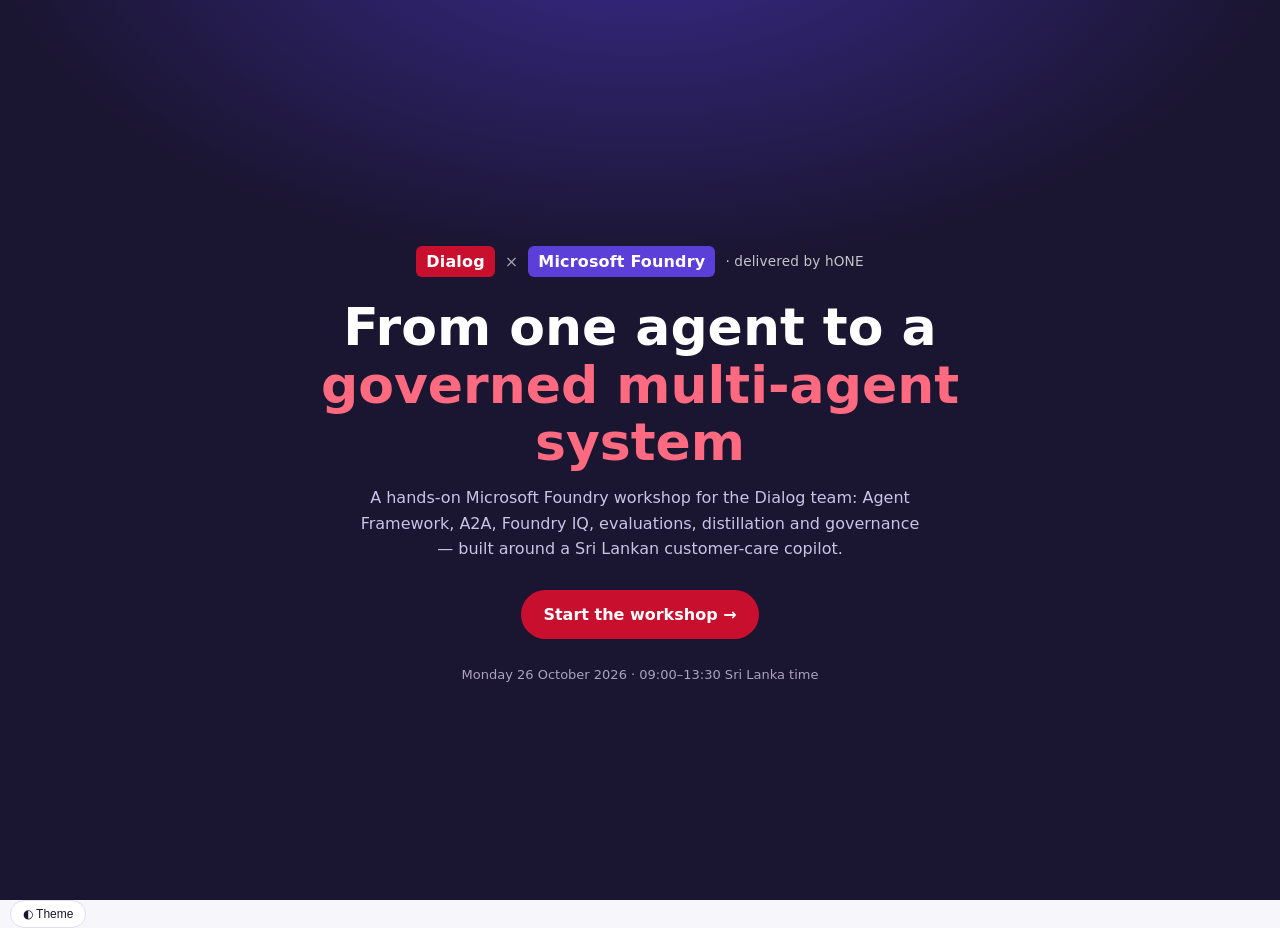
<file: docs/index.html>
<!doctype html>
<html lang="en"><head><meta charset="utf-8"><meta name="viewport" content="width=device-width,initial-scale=1">
<title>Foundry Agents Workshop</title><link rel="stylesheet" href="assets/site.css"></head>
<body><section class="hero"><span class="brand"><span class="d">Dialog</span><span class="x">×</span><span class="f">Microsoft Foundry</span><span class="by">· delivered by hONE</span></span>
<h1>From one agent to a <span class="accent">governed multi-agent system</span></h1>
<p class="sub">A hands-on Microsoft Foundry workshop for the Dialog team: Agent Framework, A2A, Foundry IQ,
evaluations, distillation and governance — built around a Sri Lankan customer-care copilot.</p>
<a class="cta" href="home.html">Start the workshop →</a>
<div class="meta">Monday 26 October 2026 · 09:00–13:30 Sri Lanka time</div></section>
<script src="assets/site.js"></script></body></html>
</file>
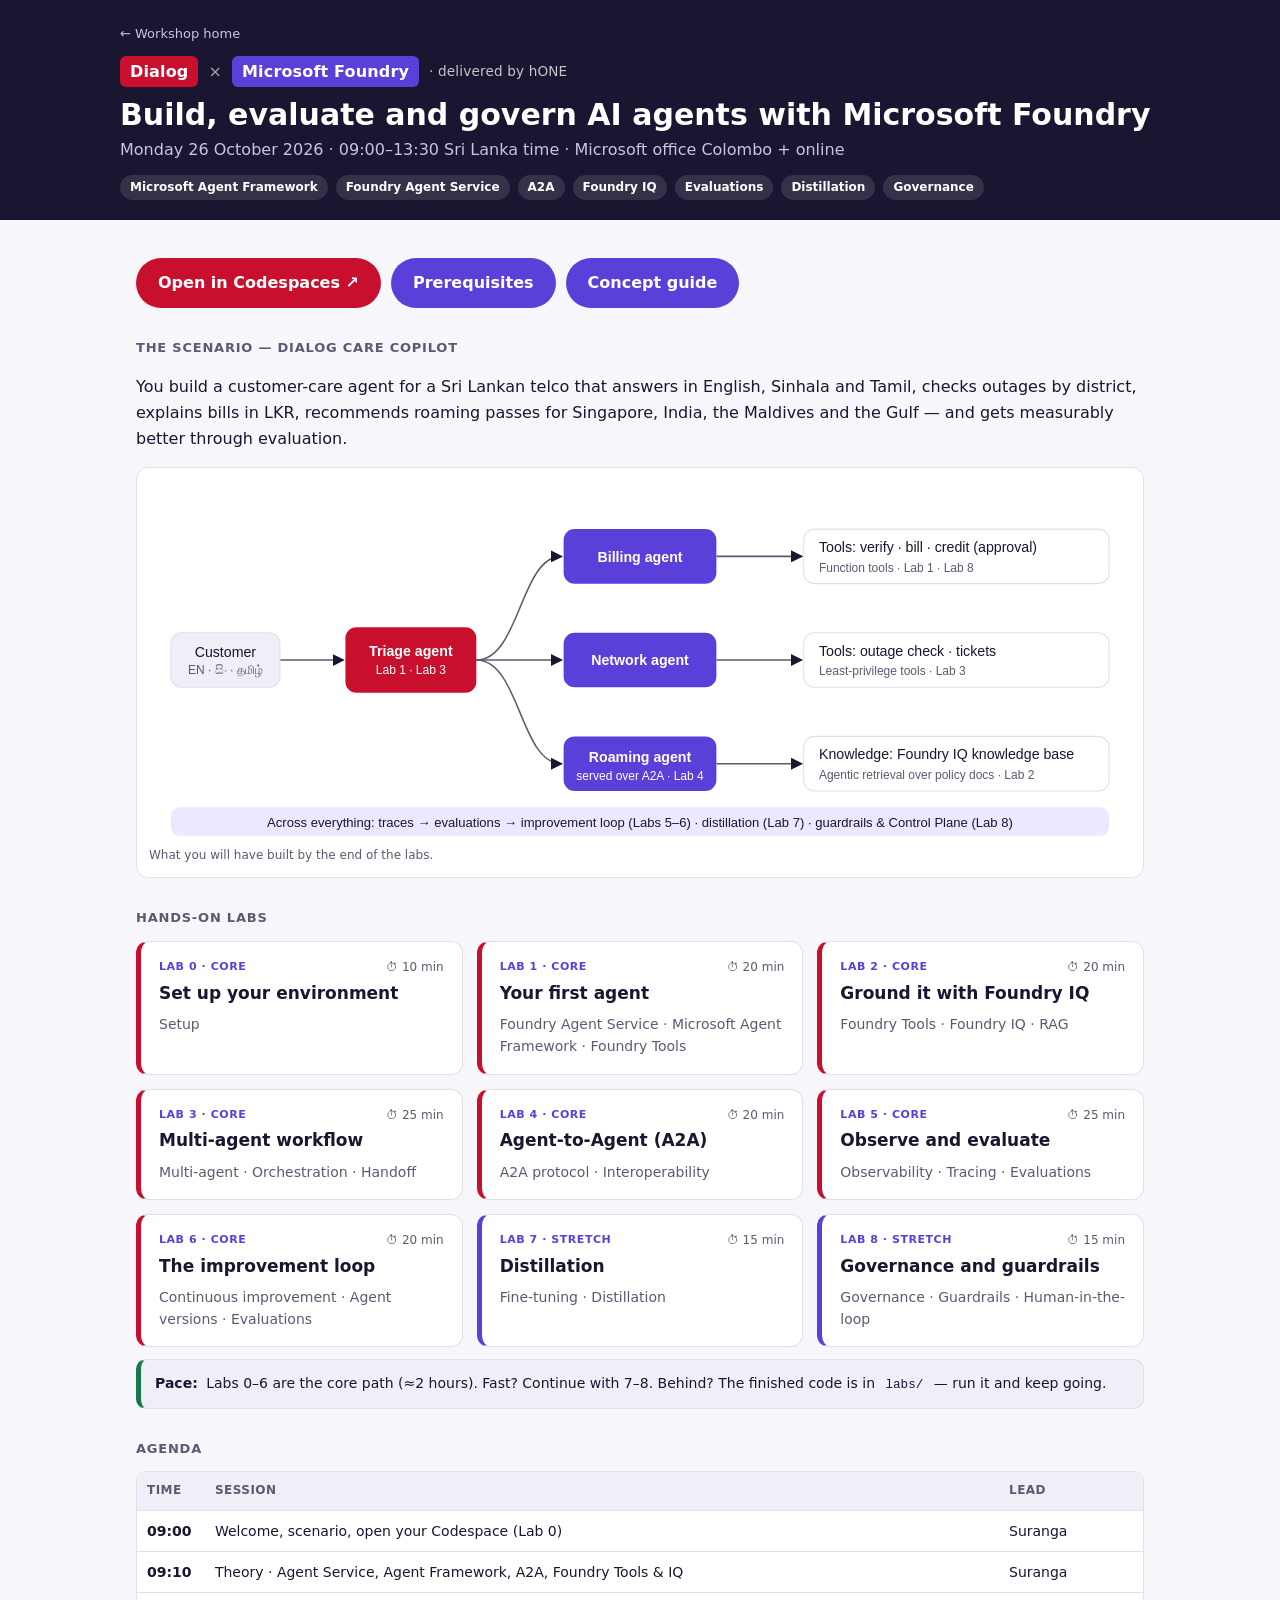
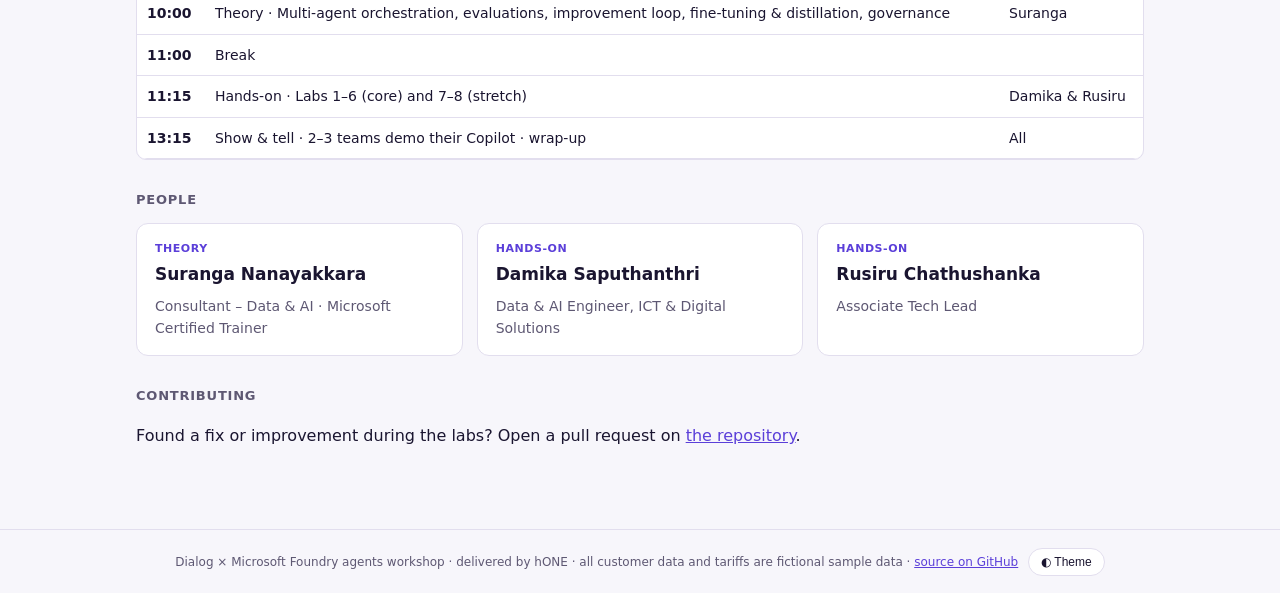
<file: docs/home.html>
<!doctype html>
<html lang="en"><head><meta charset="utf-8"><meta name="viewport" content="width=device-width,initial-scale=1">
<title>Dialog × Microsoft Foundry Agents Workshop</title><link rel="stylesheet" href="assets/site.css"></head>
<body>
<header class="top"><div class="in"><a class="back" href="home.html">← Workshop home</a>
<div style="margin-top:10px"><span class="brand"><span class="d">Dialog</span><span class="x">×</span><span class="f">Microsoft Foundry</span><span class="by">· delivered by hONE</span></span></div>
<h1>Build, evaluate and govern AI agents with Microsoft Foundry</h1><p>Monday 26 October 2026 · 09:00–13:30 Sri Lanka time · Microsoft office Colombo + online</p><div class="chips"><span class="chip">Microsoft Agent Framework</span><span class="chip">Foundry Agent Service</span><span class="chip">A2A</span><span class="chip">Foundry IQ</span><span class="chip">Evaluations</span><span class="chip">Distillation</span><span class="chip">Governance</span></div></div></header>
<main class="wrap">
<div class="ctas"><a class="cta" href="https://codespaces.new/surangatj/foundry-agents-workshop?quickstart=1">Open in Codespaces ↗</a>
<a class="cta alt" href="pages/prerequisites.html">Prerequisites</a>
<a class="cta alt" href="pages/concepts.html">Concept guide</a></div>

<h2 class="sec">The scenario — Dialog Care Copilot</h2>
<p>You build a customer-care agent for a Sri Lankan telco that answers in English, Sinhala and Tamil, checks
outages by district, explains bills in LKR, recommends roaming passes for Singapore, India, the Maldives and the
Gulf — and gets measurably better through evaluation.</p>
<figure class="diagram"><svg viewBox="0 0 900 330" role="img" aria-label="Dialog Care Copilot architecture" xmlns="http://www.w3.org/2000/svg" font-family="Segoe UI, sans-serif" font-size="13">
<defs><marker id="a" markerWidth="8" markerHeight="8" refX="7" refY="4" orient="auto"><path d="M0,0 L8,4 L0,8 z" fill="currentColor"/></marker></defs>
<g fill="none" stroke="currentColor" stroke-width="1.4" style="color:var(--muted)">
<path d="M120 165 H178" marker-end="url(#a)"/><path d="M300 165 C340 165 340 70 378 70" marker-end="url(#a)"/>
<path d="M300 165 H378" marker-end="url(#a)"/><path d="M300 165 C340 165 340 260 378 260" marker-end="url(#a)"/>
<path d="M520 70 H598" marker-end="url(#a)"/><path d="M520 165 H598" marker-end="url(#a)"/><path d="M520 260 H598" marker-end="url(#a)"/>
</g>
<g><rect x="20" y="140" width="100" height="50" rx="10" fill="var(--panel)" stroke="var(--border)"/><text x="70" y="162" text-anchor="middle" fill="var(--ink)">Customer</text><text x="70" y="178" text-anchor="middle" fill="var(--muted)" font-size="11">EN · සිං · தமிழ்</text></g>
<g><rect x="180" y="135" width="120" height="60" rx="10" fill="var(--dialog)"/><text x="240" y="161" text-anchor="middle" fill="#fff" font-weight="600">Triage agent</text><text x="240" y="178" text-anchor="middle" fill="#fff" font-size="11">Lab 1 · Lab 3</text></g>
<g fill="var(--foundry)"><rect x="380" y="45" width="140" height="50" rx="10"/><rect x="380" y="140" width="140" height="50" rx="10"/><rect x="380" y="235" width="140" height="50" rx="10"/></g>
<g fill="#fff" text-anchor="middle" font-weight="600"><text x="450" y="75">Billing agent</text><text x="450" y="170">Network agent</text><text x="450" y="258">Roaming agent</text></g>
<text x="450" y="275" text-anchor="middle" fill="#fff" font-size="11">served over A2A · Lab 4</text>
<g fill="var(--card)" stroke="var(--border)"><rect x="600" y="45" width="280" height="50" rx="10"/><rect x="600" y="140" width="280" height="50" rx="10"/><rect x="600" y="235" width="280" height="50" rx="10"/></g>
<g fill="var(--ink)"><text x="614" y="66">Tools: verify · bill · credit (approval)</text><text x="614" y="84" fill="var(--muted)" font-size="11">Function tools · Lab 1 · Lab 8</text>
<text x="614" y="161">Tools: outage check · tickets</text><text x="614" y="179" fill="var(--muted)" font-size="11">Least-privilege tools · Lab 3</text>
<text x="614" y="256">Knowledge: Foundry IQ knowledge base</text><text x="614" y="274" fill="var(--muted)" font-size="11">Agentic retrieval over policy docs · Lab 2</text></g>
<rect x="20" y="300" width="860" height="26" rx="8" fill="var(--foundry-soft)"/>
<text x="450" y="318" text-anchor="middle" fill="var(--ink)" font-size="12">Across everything: traces → evaluations → improvement loop (Labs 5–6) · distillation (Lab 7) · guardrails & Control Plane (Lab 8)</text>
</svg><figcaption>What you will have built by the end of the labs.</figcaption></figure>

<h2 class="sec">Hands-on labs</h2>
<div class="cards"><a class="card core" href="pages/lab0.html"><span class="t">⏱ 10 min</span><div class="k">Lab 0 · core</div><h3>Set up your environment</h3><p>Setup</p></a><a class="card core" href="pages/lab1.html"><span class="t">⏱ 20 min</span><div class="k">Lab 1 · core</div><h3>Your first agent</h3><p>Foundry Agent Service · Microsoft Agent Framework · Foundry Tools</p></a><a class="card core" href="pages/lab2.html"><span class="t">⏱ 20 min</span><div class="k">Lab 2 · core</div><h3>Ground it with Foundry IQ</h3><p>Foundry Tools · Foundry IQ · RAG</p></a><a class="card core" href="pages/lab3.html"><span class="t">⏱ 25 min</span><div class="k">Lab 3 · core</div><h3>Multi-agent workflow</h3><p>Multi-agent · Orchestration · Handoff</p></a><a class="card core" href="pages/lab4.html"><span class="t">⏱ 20 min</span><div class="k">Lab 4 · core</div><h3>Agent-to-Agent (A2A)</h3><p>A2A protocol · Interoperability</p></a><a class="card core" href="pages/lab5.html"><span class="t">⏱ 25 min</span><div class="k">Lab 5 · core</div><h3>Observe and evaluate</h3><p>Observability · Tracing · Evaluations</p></a><a class="card core" href="pages/lab6.html"><span class="t">⏱ 20 min</span><div class="k">Lab 6 · core</div><h3>The improvement loop</h3><p>Continuous improvement · Agent versions · Evaluations</p></a><a class="card stretch" href="pages/lab7.html"><span class="t">⏱ 15 min</span><div class="k">Lab 7 · stretch</div><h3>Distillation</h3><p>Fine-tuning · Distillation</p></a><a class="card stretch" href="pages/lab8.html"><span class="t">⏱ 15 min</span><div class="k">Lab 8 · stretch</div><h3>Governance and guardrails</h3><p>Governance · Guardrails · Human-in-the-loop</p></a></div>
<div class="note tip"><b>Pace:</b> Labs 0–6 are the core path (≈2 hours). Fast? Continue with 7–8. Behind? The finished code is in <code>labs/</code> — run it and keep going.</div>

<h2 class="sec">Agenda</h2>
<div class="tablewrap"><table class="agenda"><tr><th>Time</th><th>Session</th><th>Lead</th></tr><tr><td>09:00</td><td>Welcome, scenario, open your Codespace (Lab 0)</td><td>Suranga</td></tr><tr><td>09:10</td><td>Theory · Agent Service, Agent Framework, A2A, Foundry Tools & IQ</td><td>Suranga</td></tr><tr><td>10:00</td><td>Theory · Multi-agent orchestration, evaluations, improvement loop, fine-tuning & distillation, governance</td><td>Suranga</td></tr><tr><td>11:00</td><td>Break</td><td></td></tr><tr><td>11:15</td><td>Hands-on · Labs 1–6 (core) and 7–8 (stretch)</td><td>Damika & Rusiru</td></tr><tr><td>13:15</td><td>Show & tell · 2–3 teams demo their Copilot · wrap-up</td><td>All</td></tr></table></div>

<h2 class="sec">People</h2>
<div class="cards">
<div class="card"><div class="k">Theory</div><h3>Suranga Nanayakkara</h3><p>Consultant – Data &amp; AI · Microsoft Certified Trainer</p></div>
<div class="card"><div class="k">Hands-on</div><h3>Damika Saputhanthri</h3><p>Data &amp; AI Engineer, ICT &amp; Digital Solutions</p></div>
<div class="card"><div class="k">Hands-on</div><h3>Rusiru Chathushanka</h3><p>Associate Tech Lead</p></div>
</div>

<h2 class="sec">Contributing</h2>
<p>Found a fix or improvement during the labs? Open a pull request on <a href="https://github.com/surangatj/foundry-agents-workshop">the repository</a>.</p>
</main>
<footer>Dialog × Microsoft Foundry agents workshop · delivered by hONE · all customer data and tariffs are fictional sample data ·
<a href="https://github.com/surangatj/foundry-agents-workshop">source on GitHub</a></footer>
<script src="assets/site.js"></script>
</body></html>
</file>
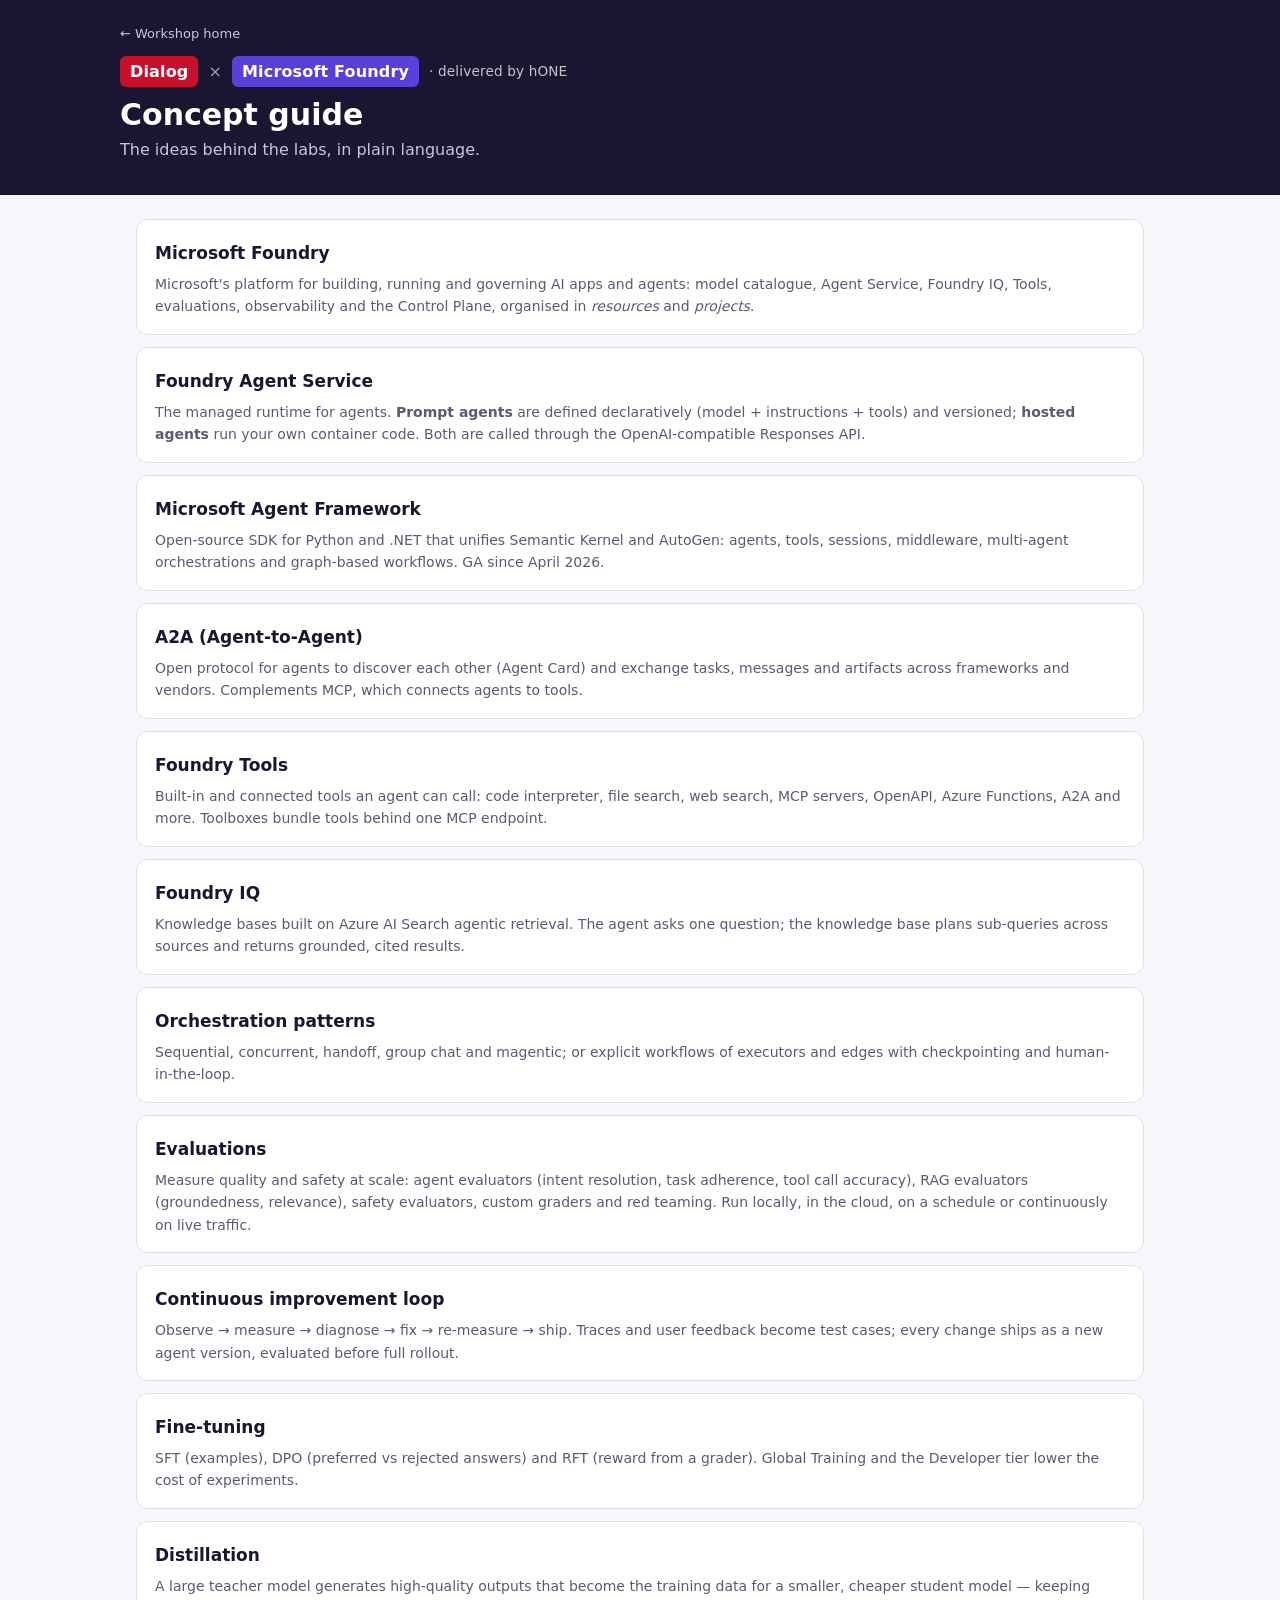
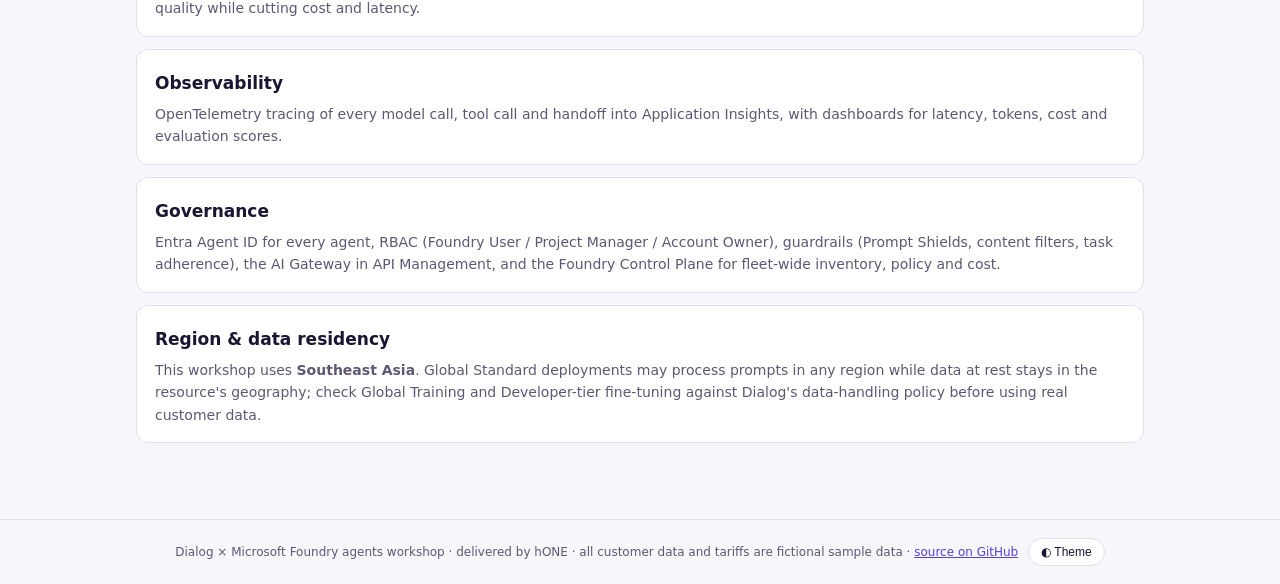
<file: docs/pages/concepts.html>
<!doctype html>
<html lang="en"><head><meta charset="utf-8"><meta name="viewport" content="width=device-width,initial-scale=1">
<title>Concept guide</title><link rel="stylesheet" href="../assets/site.css"></head>
<body>
<header class="top"><div class="in"><a class="back" href="../home.html">← Workshop home</a>
<div style="margin-top:10px"><span class="brand"><span class="d">Dialog</span><span class="x">×</span><span class="f">Microsoft Foundry</span><span class="by">· delivered by hONE</span></span></div>
<h1>Concept guide</h1><p>The ideas behind the labs, in plain language.</p><div class="chips"></div></div></header>
<main class="wrap"><div class="card" style="margin-bottom:12px"><h3>Microsoft Foundry</h3><p>Microsoft's platform for building, running and governing AI apps and agents: model catalogue, Agent Service, Foundry IQ, Tools, evaluations, observability and the Control Plane, organised in <i>resources</i> and <i>projects</i>.</p></div><div class="card" style="margin-bottom:12px"><h3>Foundry Agent Service</h3><p>The managed runtime for agents. <b>Prompt agents</b> are defined declaratively (model + instructions + tools) and versioned; <b>hosted agents</b> run your own container code. Both are called through the OpenAI-compatible Responses API.</p></div><div class="card" style="margin-bottom:12px"><h3>Microsoft Agent Framework</h3><p>Open-source SDK for Python and .NET that unifies Semantic Kernel and AutoGen: agents, tools, sessions, middleware, multi-agent orchestrations and graph-based workflows. GA since April 2026.</p></div><div class="card" style="margin-bottom:12px"><h3>A2A (Agent-to-Agent)</h3><p>Open protocol for agents to discover each other (Agent Card) and exchange tasks, messages and artifacts across frameworks and vendors. Complements MCP, which connects agents to tools.</p></div><div class="card" style="margin-bottom:12px"><h3>Foundry Tools</h3><p>Built-in and connected tools an agent can call: code interpreter, file search, web search, MCP servers, OpenAPI, Azure Functions, A2A and more. Toolboxes bundle tools behind one MCP endpoint.</p></div><div class="card" style="margin-bottom:12px"><h3>Foundry IQ</h3><p>Knowledge bases built on Azure AI Search agentic retrieval. The agent asks one question; the knowledge base plans sub-queries across sources and returns grounded, cited results.</p></div><div class="card" style="margin-bottom:12px"><h3>Orchestration patterns</h3><p>Sequential, concurrent, handoff, group chat and magentic; or explicit workflows of executors and edges with checkpointing and human-in-the-loop.</p></div><div class="card" style="margin-bottom:12px"><h3>Evaluations</h3><p>Measure quality and safety at scale: agent evaluators (intent resolution, task adherence, tool call accuracy), RAG evaluators (groundedness, relevance), safety evaluators, custom graders and red teaming. Run locally, in the cloud, on a schedule or continuously on live traffic.</p></div><div class="card" style="margin-bottom:12px"><h3>Continuous improvement loop</h3><p>Observe → measure → diagnose → fix → re-measure → ship. Traces and user feedback become test cases; every change ships as a new agent version, evaluated before full rollout.</p></div><div class="card" style="margin-bottom:12px"><h3>Fine-tuning</h3><p>SFT (examples), DPO (preferred vs rejected answers) and RFT (reward from a grader). Global Training and the Developer tier lower the cost of experiments.</p></div><div class="card" style="margin-bottom:12px"><h3>Distillation</h3><p>A large teacher model generates high-quality outputs that become the training data for a smaller, cheaper student model — keeping quality while cutting cost and latency.</p></div><div class="card" style="margin-bottom:12px"><h3>Observability</h3><p>OpenTelemetry tracing of every model call, tool call and handoff into Application Insights, with dashboards for latency, tokens, cost and evaluation scores.</p></div><div class="card" style="margin-bottom:12px"><h3>Governance</h3><p>Entra Agent ID for every agent, RBAC (Foundry User / Project Manager / Account Owner), guardrails (Prompt Shields, content filters, task adherence), the AI Gateway in API Management, and the Foundry Control Plane for fleet-wide inventory, policy and cost.</p></div><div class="card" style="margin-bottom:12px"><h3>Region & data residency</h3><p>This workshop uses <b>Southeast Asia</b>. Global Standard deployments may process prompts in any region while data at rest stays in the resource's geography; check Global Training and Developer-tier fine-tuning against Dialog's data-handling policy before using real customer data.</p></div></main>
<footer>Dialog × Microsoft Foundry agents workshop · delivered by hONE · all customer data and tariffs are fictional sample data ·
<a href="https://github.com/surangatj/foundry-agents-workshop">source on GitHub</a></footer>
<script src="../assets/site.js"></script>
</body></html>
</file>
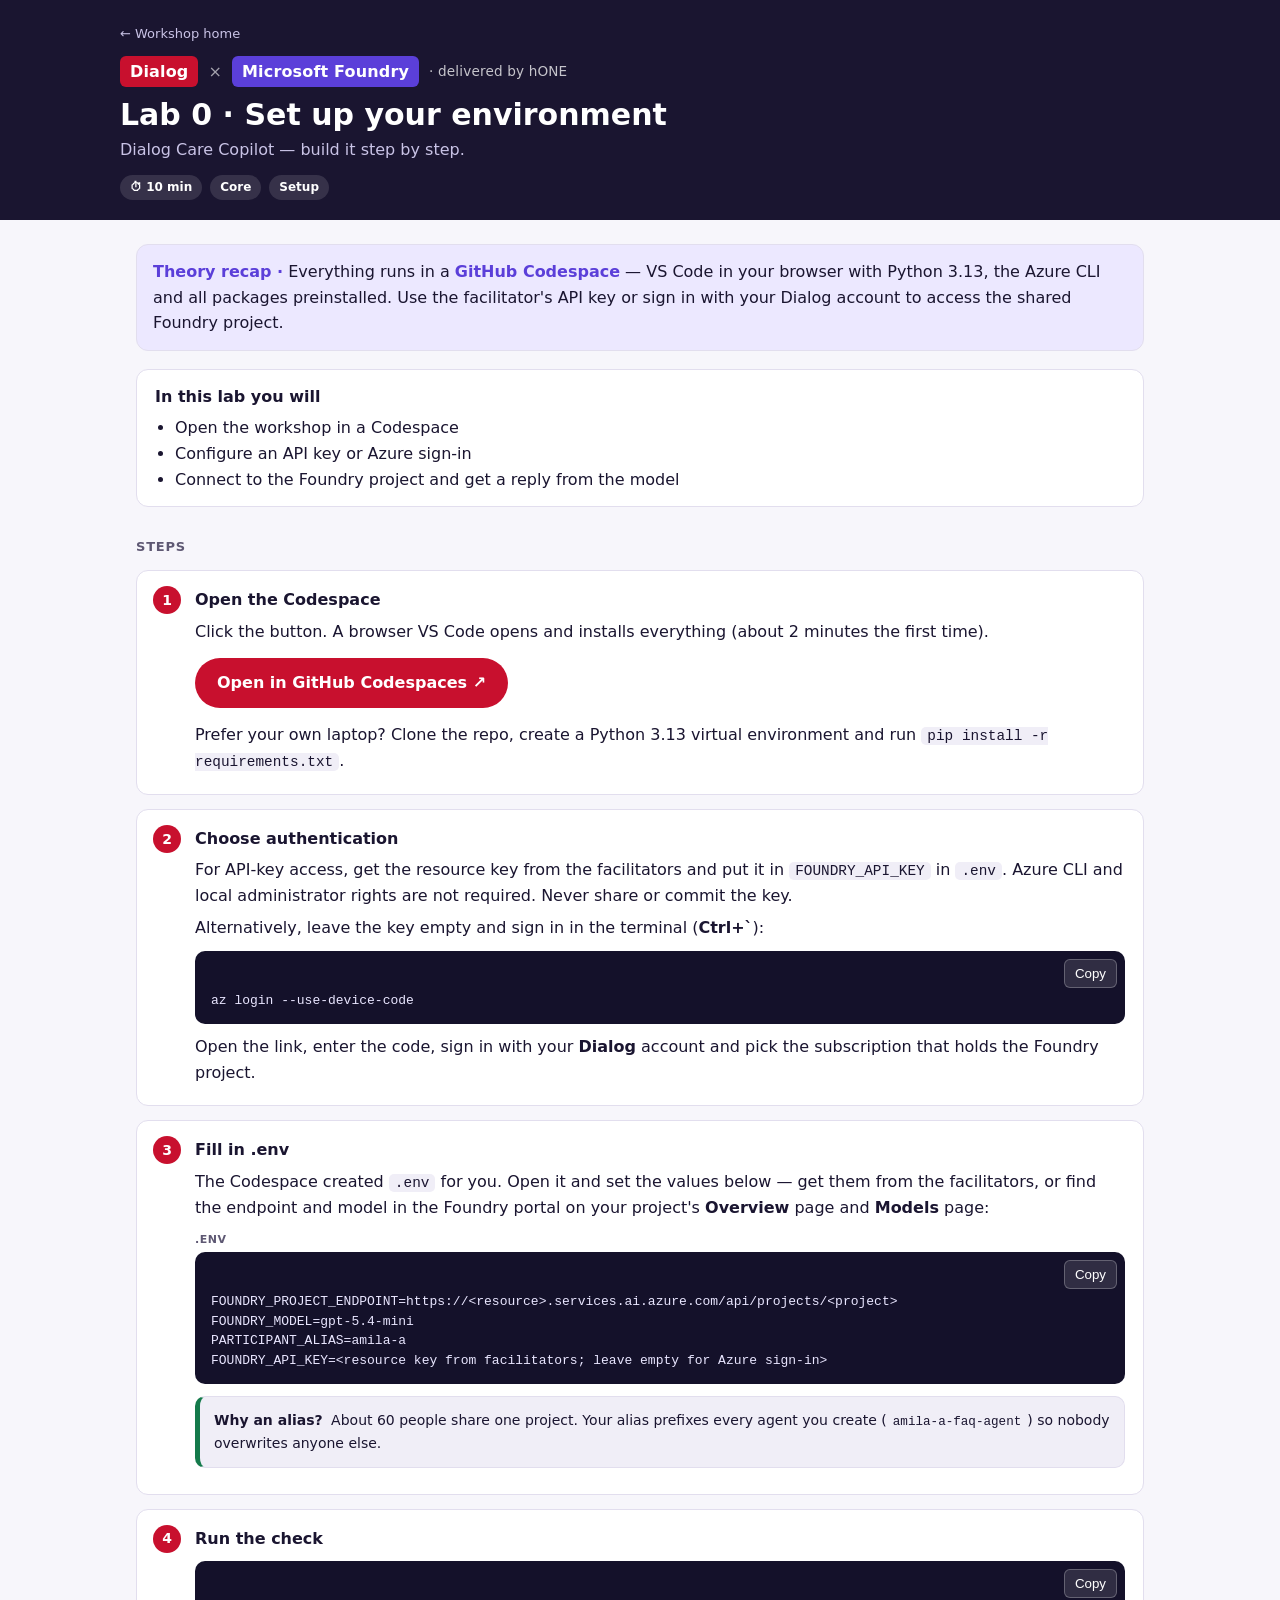
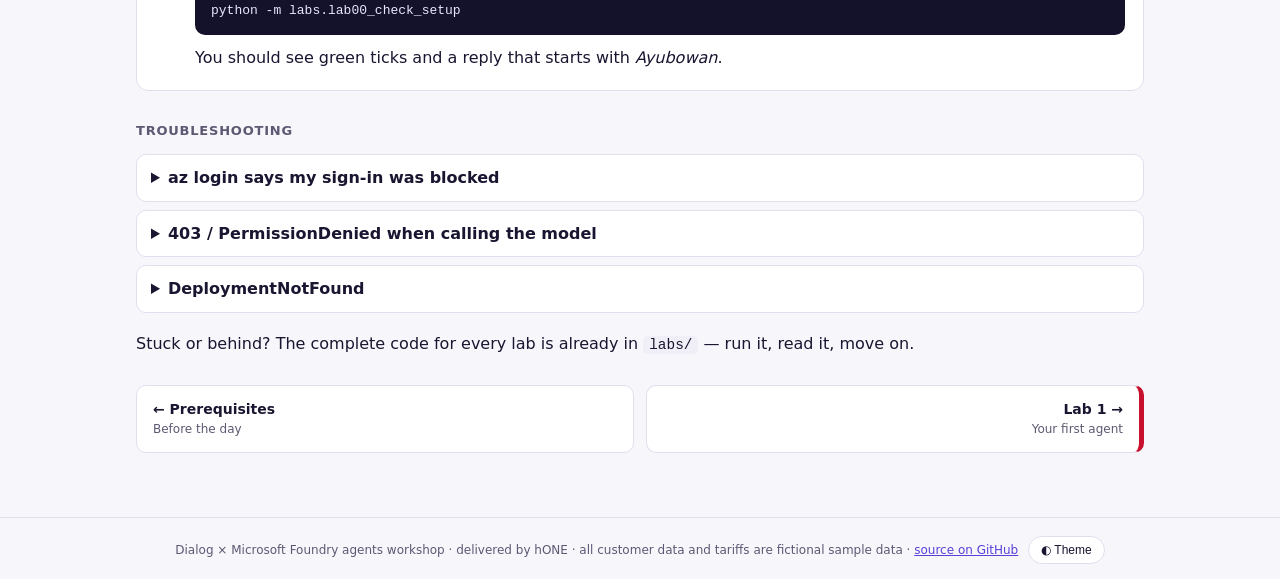
<file: docs/pages/lab0.html>
<!doctype html>
<html lang="en"><head><meta charset="utf-8"><meta name="viewport" content="width=device-width,initial-scale=1">
<title>Lab 0 · Set up your environment</title><link rel="stylesheet" href="../assets/site.css"></head>
<body>
<header class="top"><div class="in"><a class="back" href="../home.html">← Workshop home</a>
<div style="margin-top:10px"><span class="brand"><span class="d">Dialog</span><span class="x">×</span><span class="f">Microsoft Foundry</span><span class="by">· delivered by hONE</span></span></div>
<h1>Lab 0 · Set up your environment</h1><p>Dialog Care Copilot — build it step by step.</p><div class="chips"><span class="chip">⏱ 10 min</span><span class="chip">Core</span><span class="chip">Setup</span></div></div></header>
<main class="wrap"><div class="recap"><b>Theory recap ·</b> Everything runs in a <b>GitHub Codespace</b> — VS Code in your browser with Python 3.13, the Azure CLI and all packages preinstalled. Use the facilitator's API key or sign in with your Dialog account to access the shared Foundry project.</div><div class="goal"><b>In this lab you will</b><ul><li>Open the workshop in a Codespace</li><li>Configure an API key or Azure sign-in</li><li>Connect to the Foundry project and get a reply from the model</li></ul></div><h2 class="sec">Steps</h2><ol class="steps"><li><h3>Open the Codespace</h3><p>Click the button. A browser VS Code opens and installs everything (about 2 minutes the first time).</p><div class="ctas"><a class="cta" href="https://codespaces.new/surangatj/foundry-agents-workshop?quickstart=1">Open in GitHub Codespaces ↗</a></div><p>Prefer your own laptop? Clone the repo, create a Python 3.13 virtual environment and run <code>pip install -r requirements.txt</code>.</p></li><li><h3>Choose authentication</h3><p>For API-key access, get the resource key from the facilitators and put it in <code>FOUNDRY_API_KEY</code> in <code>.env</code>. Azure CLI and local administrator rights are not required. Never share or commit the key.</p><p>Alternatively, leave the key empty and sign in in the terminal (<b>Ctrl+`</b>):</p><div class="code"><pre><code>az login --use-device-code</code></pre></div><p>Open the link, enter the code, sign in with your <b>Dialog</b> account and pick the subscription that holds the Foundry project.</p></li><li><h3>Fill in .env</h3><p>The Codespace created <code>.env</code> for you. Open it and set the values below — get them from the facilitators, or find the endpoint and model in the Foundry portal on your project's <b>Overview</b> page and <b>Models</b> page:</p><div class="code"><div class="lbl">.env</div><pre><code>FOUNDRY_PROJECT_ENDPOINT=https://&lt;resource&gt;.services.ai.azure.com/api/projects/&lt;project&gt;
FOUNDRY_MODEL=gpt-5.4-mini
PARTICIPANT_ALIAS=amila-a
FOUNDRY_API_KEY=&lt;resource key from facilitators; leave empty for Azure sign-in&gt;</code></pre></div><div class="note tip"><b>Why an alias?</b> About 60 people share one project. Your alias prefixes every agent you create (<code>amila-a-faq-agent</code>) so nobody overwrites anyone else.</div></li><li><h3>Run the check</h3><div class="code"><pre><code>python -m labs.lab00_check_setup</code></pre></div><p>You should see green ticks and a reply that starts with <i>Ayubowan</i>.</p></li></ol><h2 class="sec">Troubleshooting</h2><details class="trouble"><summary>az login says my sign-in was blocked</summary><p>Use <code>FOUNDRY_API_KEY</code> from the facilitators in <code>.env</code> to skip Azure CLI sign-in. Ask Damika / Rusiru for access to a resource that supports API-key authentication.</p></details><details class="trouble"><summary>403 / PermissionDenied when calling the model</summary><p>You need the <b>Foundry User</b> role on the project. Ask the facilitators to add you.</p></details><details class="trouble"><summary>DeploymentNotFound</summary><p><code>FOUNDRY_MODEL</code> must be the <i>deployment name</i> from the Models page, not the model family name.</p></details><p style="margin-top:18px">Stuck or behind? The complete code for every lab is already in <code>labs/</code> — run it, read it, move on.</p><div class="stepnav"><a href="prerequisites.html">← Prerequisites<span>Before the day</span></a><a class="next" href="lab1.html">Lab 1 →<span>Your first agent</span></a></div></main>
<footer>Dialog × Microsoft Foundry agents workshop · delivered by hONE · all customer data and tariffs are fictional sample data ·
<a href="https://github.com/surangatj/foundry-agents-workshop">source on GitHub</a></footer>
<script src="../assets/site.js"></script>
</body></html>
</file>
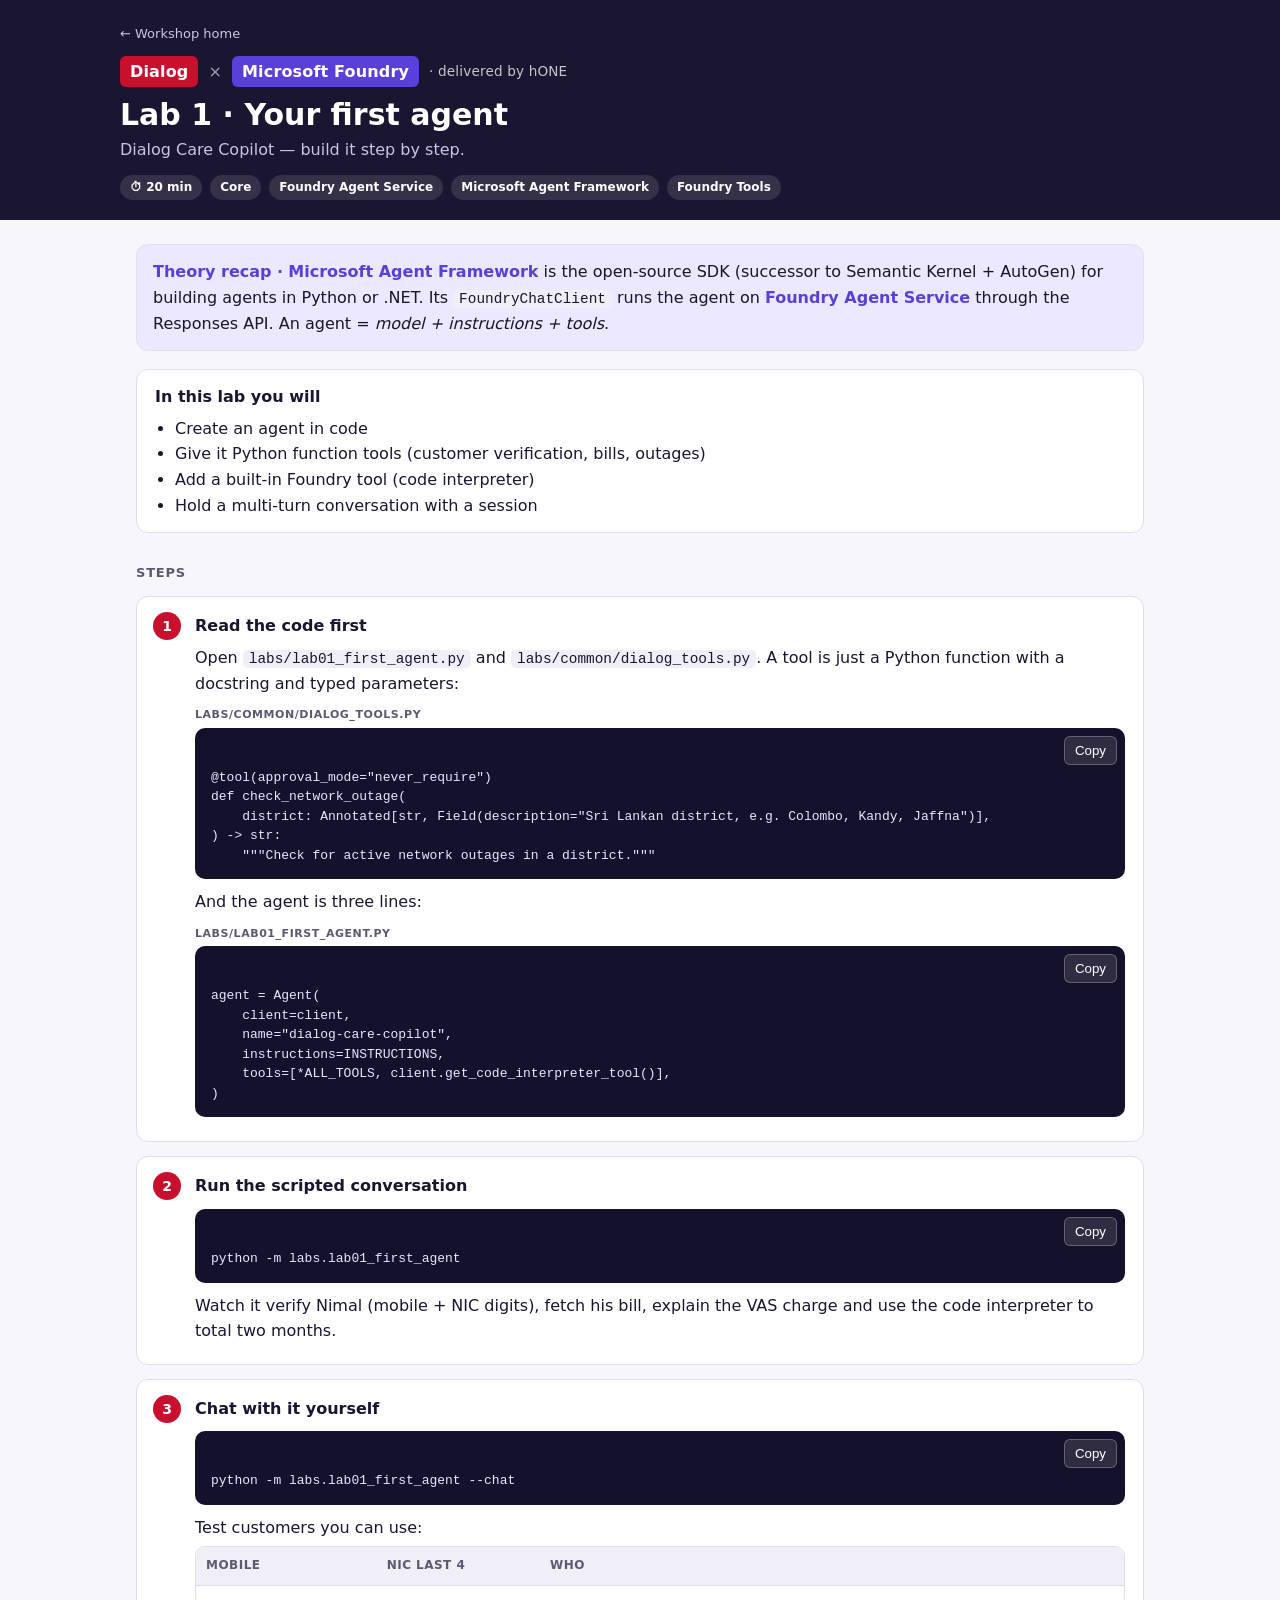
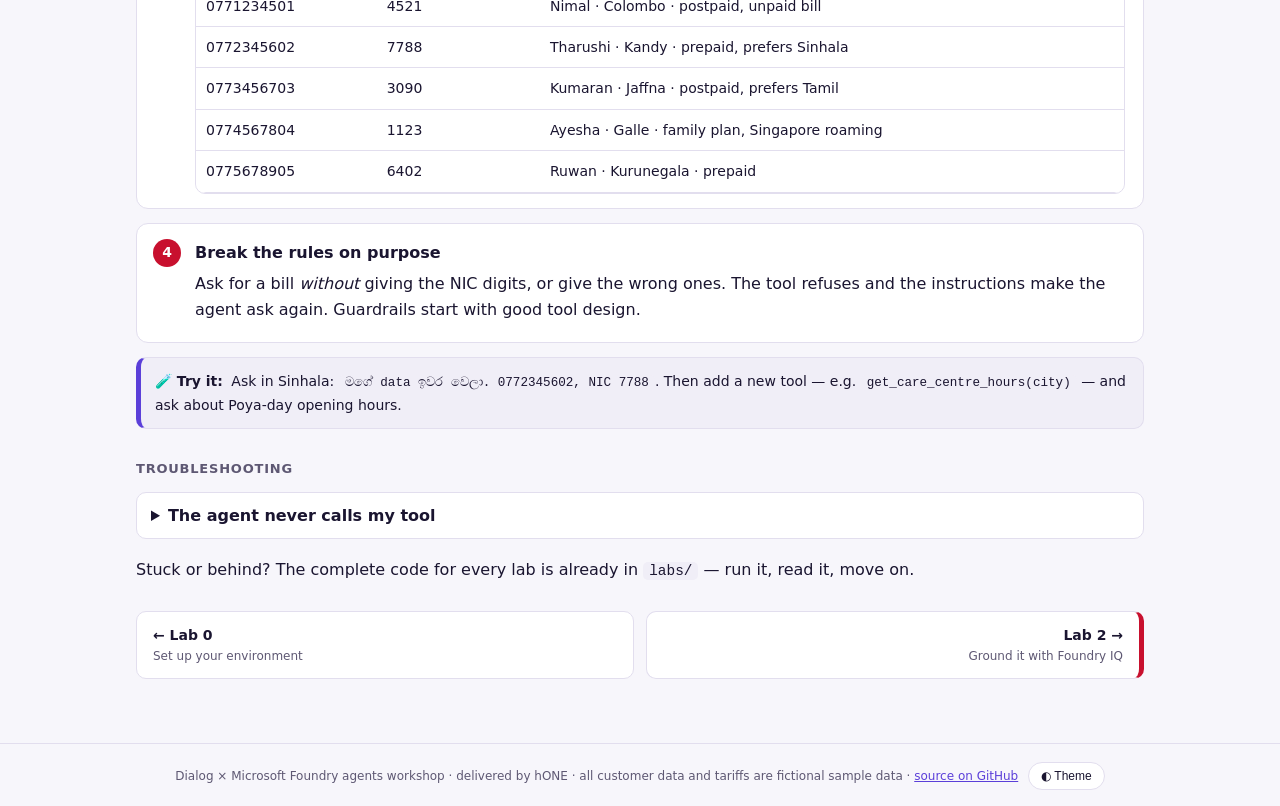
<file: docs/pages/lab1.html>
<!doctype html>
<html lang="en"><head><meta charset="utf-8"><meta name="viewport" content="width=device-width,initial-scale=1">
<title>Lab 1 · Your first agent</title><link rel="stylesheet" href="../assets/site.css"></head>
<body>
<header class="top"><div class="in"><a class="back" href="../home.html">← Workshop home</a>
<div style="margin-top:10px"><span class="brand"><span class="d">Dialog</span><span class="x">×</span><span class="f">Microsoft Foundry</span><span class="by">· delivered by hONE</span></span></div>
<h1>Lab 1 · Your first agent</h1><p>Dialog Care Copilot — build it step by step.</p><div class="chips"><span class="chip">⏱ 20 min</span><span class="chip">Core</span><span class="chip">Foundry Agent Service</span><span class="chip">Microsoft Agent Framework</span><span class="chip">Foundry Tools</span></div></div></header>
<main class="wrap"><div class="recap"><b>Theory recap ·</b> <b>Microsoft Agent Framework</b> is the open-source SDK (successor to Semantic Kernel + AutoGen) for building agents in Python or .NET. Its <code>FoundryChatClient</code> runs the agent on <b>Foundry Agent Service</b> through the Responses API. An agent = <i>model + instructions + tools</i>.</div><div class="goal"><b>In this lab you will</b><ul><li>Create an agent in code</li><li>Give it Python function tools (customer verification, bills, outages)</li><li>Add a built-in Foundry tool (code interpreter)</li><li>Hold a multi-turn conversation with a session</li></ul></div><h2 class="sec">Steps</h2><ol class="steps"><li><h3>Read the code first</h3><p>Open <code>labs/lab01_first_agent.py</code> and <code>labs/common/dialog_tools.py</code>. A tool is just a Python function with a docstring and typed parameters:</p><div class="code"><div class="lbl">labs/common/dialog_tools.py</div><pre><code>@tool(approval_mode=&quot;never_require&quot;)
def check_network_outage(
    district: Annotated[str, Field(description=&quot;Sri Lankan district, e.g. Colombo, Kandy, Jaffna&quot;)],
) -&gt; str:
    &quot;&quot;&quot;Check for active network outages in a district.&quot;&quot;&quot;</code></pre></div><p>And the agent is three lines:</p><div class="code"><div class="lbl">labs/lab01_first_agent.py</div><pre><code>agent = Agent(
    client=client,
    name=&quot;dialog-care-copilot&quot;,
    instructions=INSTRUCTIONS,
    tools=[*ALL_TOOLS, client.get_code_interpreter_tool()],
)</code></pre></div></li><li><h3>Run the scripted conversation</h3><div class="code"><pre><code>python -m labs.lab01_first_agent</code></pre></div><p>Watch it verify Nimal (mobile + NIC digits), fetch his bill, explain the VAS charge and use the code interpreter to total two months.</p></li><li><h3>Chat with it yourself</h3><div class="code"><pre><code>python -m labs.lab01_first_agent --chat</code></pre></div><p>Test customers you can use:</p><div class='tablewrap'><table><tr><th>Mobile</th><th>NIC last 4</th><th>Who</th></tr><tr><td>0771234501</td><td>4521</td><td>Nimal · Colombo · postpaid, unpaid bill</td></tr><tr><td>0772345602</td><td>7788</td><td>Tharushi · Kandy · prepaid, prefers Sinhala</td></tr><tr><td>0773456703</td><td>3090</td><td>Kumaran · Jaffna · postpaid, prefers Tamil</td></tr><tr><td>0774567804</td><td>1123</td><td>Ayesha · Galle · family plan, Singapore roaming</td></tr><tr><td>0775678905</td><td>6402</td><td>Ruwan · Kurunegala · prepaid</td></tr></table></div></li><li><h3>Break the rules on purpose</h3><p>Ask for a bill <i>without</i> giving the NIC digits, or give the wrong ones. The tool refuses and the instructions make the agent ask again. Guardrails start with good tool design.</p></li></ol><div class="note try"><b>🧪 Try it:</b> Ask in Sinhala: <code>මගේ data ඉවර වෙලා. 0772345602, NIC 7788</code>. Then add a new tool — e.g. <code>get_care_centre_hours(city)</code> — and ask about Poya-day opening hours.</div><h2 class="sec">Troubleshooting</h2><details class="trouble"><summary>The agent never calls my tool</summary><p>Check the docstring and parameter descriptions — that's all the model sees. Make the instructions say <i>when</i> to use it.</p></details><p style="margin-top:18px">Stuck or behind? The complete code for every lab is already in <code>labs/</code> — run it, read it, move on.</p><div class="stepnav"><a href="lab0.html">← Lab 0<span>Set up your environment</span></a><a class="next" href="lab2.html">Lab 2 →<span>Ground it with Foundry IQ</span></a></div></main>
<footer>Dialog × Microsoft Foundry agents workshop · delivered by hONE · all customer data and tariffs are fictional sample data ·
<a href="https://github.com/surangatj/foundry-agents-workshop">source on GitHub</a></footer>
<script src="../assets/site.js"></script>
</body></html>
</file>
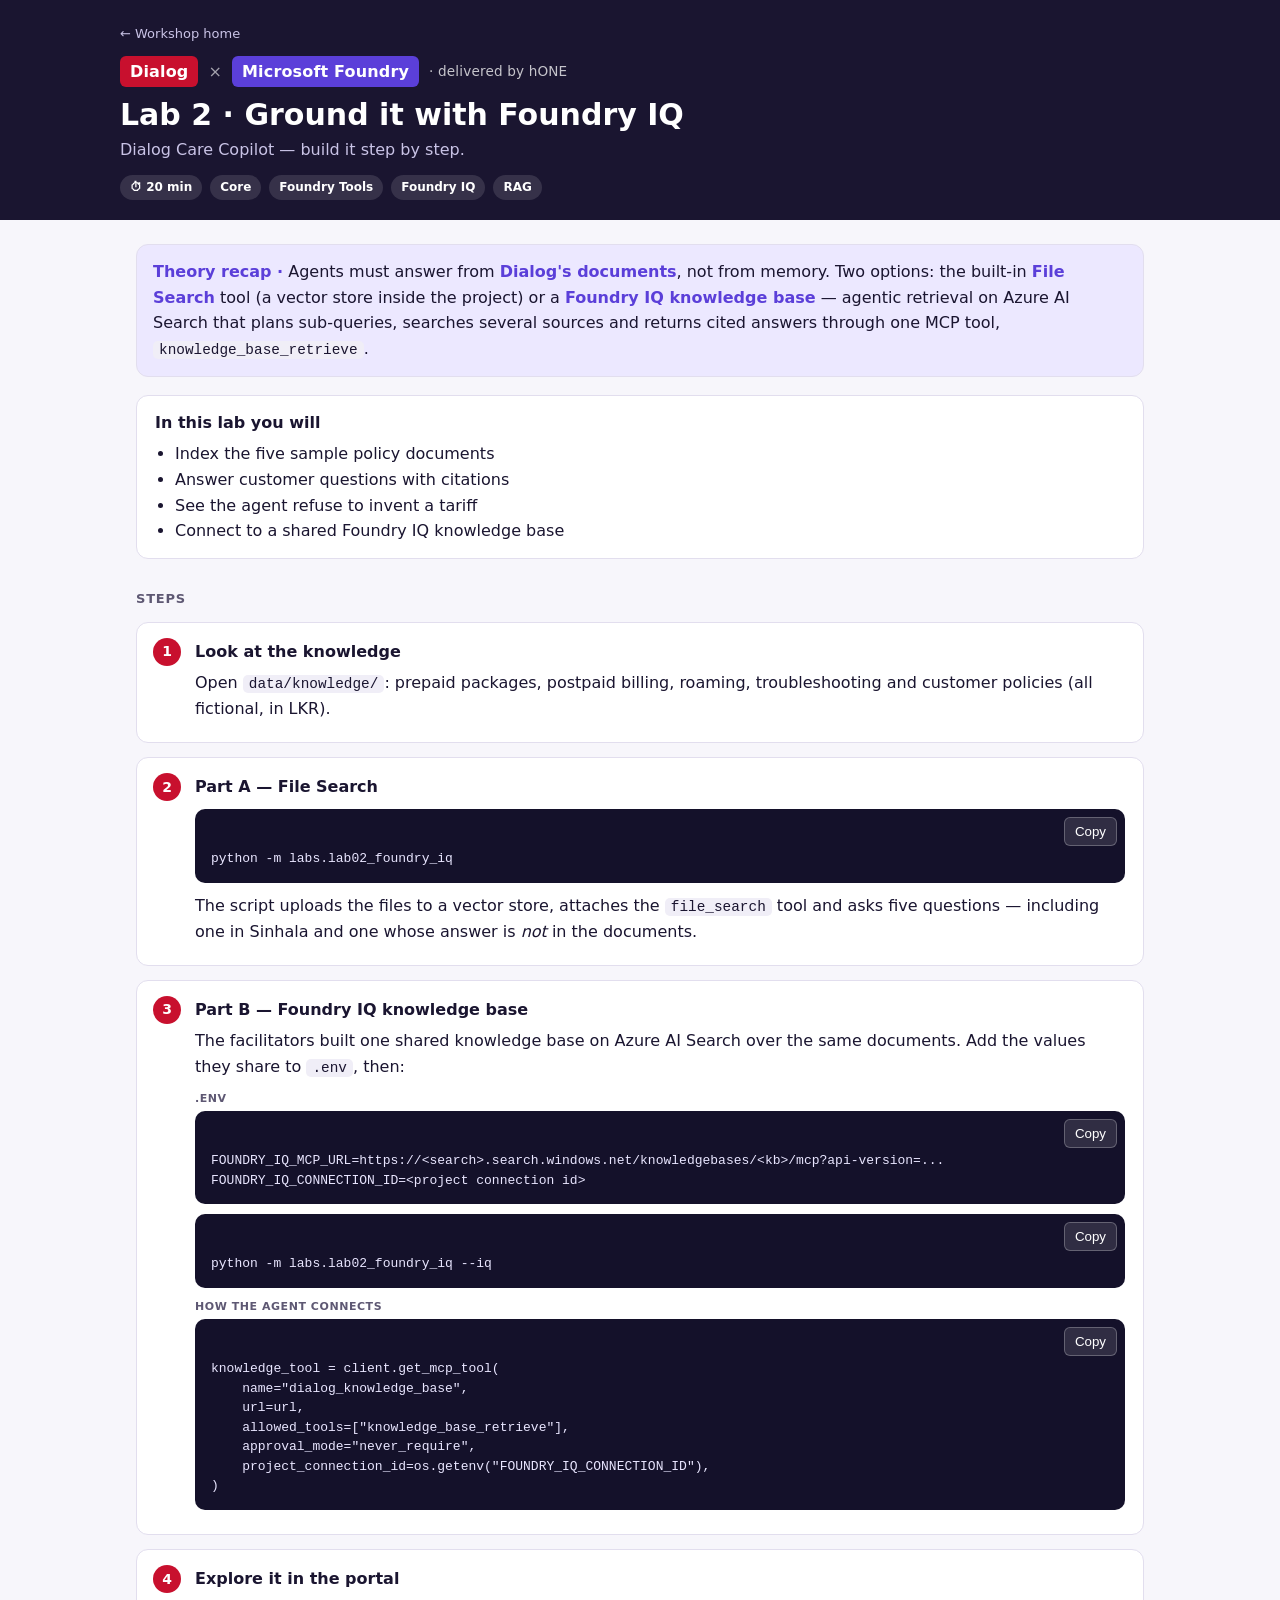
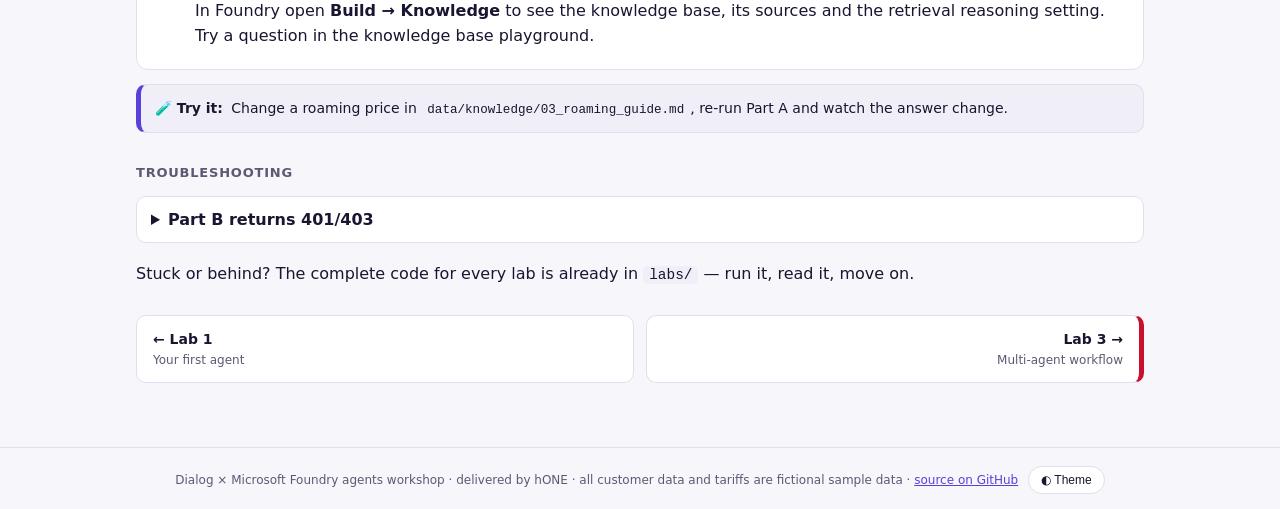
<file: docs/pages/lab2.html>
<!doctype html>
<html lang="en"><head><meta charset="utf-8"><meta name="viewport" content="width=device-width,initial-scale=1">
<title>Lab 2 · Ground it with Foundry IQ</title><link rel="stylesheet" href="../assets/site.css"></head>
<body>
<header class="top"><div class="in"><a class="back" href="../home.html">← Workshop home</a>
<div style="margin-top:10px"><span class="brand"><span class="d">Dialog</span><span class="x">×</span><span class="f">Microsoft Foundry</span><span class="by">· delivered by hONE</span></span></div>
<h1>Lab 2 · Ground it with Foundry IQ</h1><p>Dialog Care Copilot — build it step by step.</p><div class="chips"><span class="chip">⏱ 20 min</span><span class="chip">Core</span><span class="chip">Foundry Tools</span><span class="chip">Foundry IQ</span><span class="chip">RAG</span></div></div></header>
<main class="wrap"><div class="recap"><b>Theory recap ·</b> Agents must answer from <b>Dialog's documents</b>, not from memory. Two options: the built-in <b>File Search</b> tool (a vector store inside the project) or a <b>Foundry IQ knowledge base</b> — agentic retrieval on Azure AI Search that plans sub-queries, searches several sources and returns cited answers through one MCP tool, <code>knowledge_base_retrieve</code>.</div><div class="goal"><b>In this lab you will</b><ul><li>Index the five sample policy documents</li><li>Answer customer questions with citations</li><li>See the agent refuse to invent a tariff</li><li>Connect to a shared Foundry IQ knowledge base</li></ul></div><h2 class="sec">Steps</h2><ol class="steps"><li><h3>Look at the knowledge</h3><p>Open <code>data/knowledge/</code>: prepaid packages, postpaid billing, roaming, troubleshooting and customer policies (all fictional, in LKR).</p></li><li><h3>Part A — File Search</h3><div class="code"><pre><code>python -m labs.lab02_foundry_iq</code></pre></div><p>The script uploads the files to a vector store, attaches the <code>file_search</code> tool and asks five questions — including one in Sinhala and one whose answer is <i>not</i> in the documents.</p></li><li><h3>Part B — Foundry IQ knowledge base</h3><p>The facilitators built one shared knowledge base on Azure AI Search over the same documents. Add the values they share to <code>.env</code>, then:</p><div class="code"><div class="lbl">.env</div><pre><code>FOUNDRY_IQ_MCP_URL=https://&lt;search&gt;.search.windows.net/knowledgebases/&lt;kb&gt;/mcp?api-version=...
FOUNDRY_IQ_CONNECTION_ID=&lt;project connection id&gt;</code></pre></div><div class="code"><pre><code>python -m labs.lab02_foundry_iq --iq</code></pre></div><div class="code"><div class="lbl">How the agent connects</div><pre><code>knowledge_tool = client.get_mcp_tool(
    name=&quot;dialog_knowledge_base&quot;,
    url=url,
    allowed_tools=[&quot;knowledge_base_retrieve&quot;],
    approval_mode=&quot;never_require&quot;,
    project_connection_id=os.getenv(&quot;FOUNDRY_IQ_CONNECTION_ID&quot;),
)</code></pre></div></li><li><h3>Explore it in the portal</h3><p>In Foundry open <b>Build → Knowledge</b> to see the knowledge base, its sources and the retrieval reasoning setting. Try a question in the knowledge base playground.</p></li></ol><div class="note try"><b>🧪 Try it:</b> Change a roaming price in <code>data/knowledge/03_roaming_guide.md</code>, re-run Part A and watch the answer change.</div><h2 class="sec">Troubleshooting</h2><details class="trouble"><summary>Part B returns 401/403</summary><p>The project connection or your Search role is missing — Part A covers the same idea; carry on with it.</p></details><p style="margin-top:18px">Stuck or behind? The complete code for every lab is already in <code>labs/</code> — run it, read it, move on.</p><div class="stepnav"><a href="lab1.html">← Lab 1<span>Your first agent</span></a><a class="next" href="lab3.html">Lab 3 →<span>Multi-agent workflow</span></a></div></main>
<footer>Dialog × Microsoft Foundry agents workshop · delivered by hONE · all customer data and tariffs are fictional sample data ·
<a href="https://github.com/surangatj/foundry-agents-workshop">source on GitHub</a></footer>
<script src="../assets/site.js"></script>
</body></html>
</file>
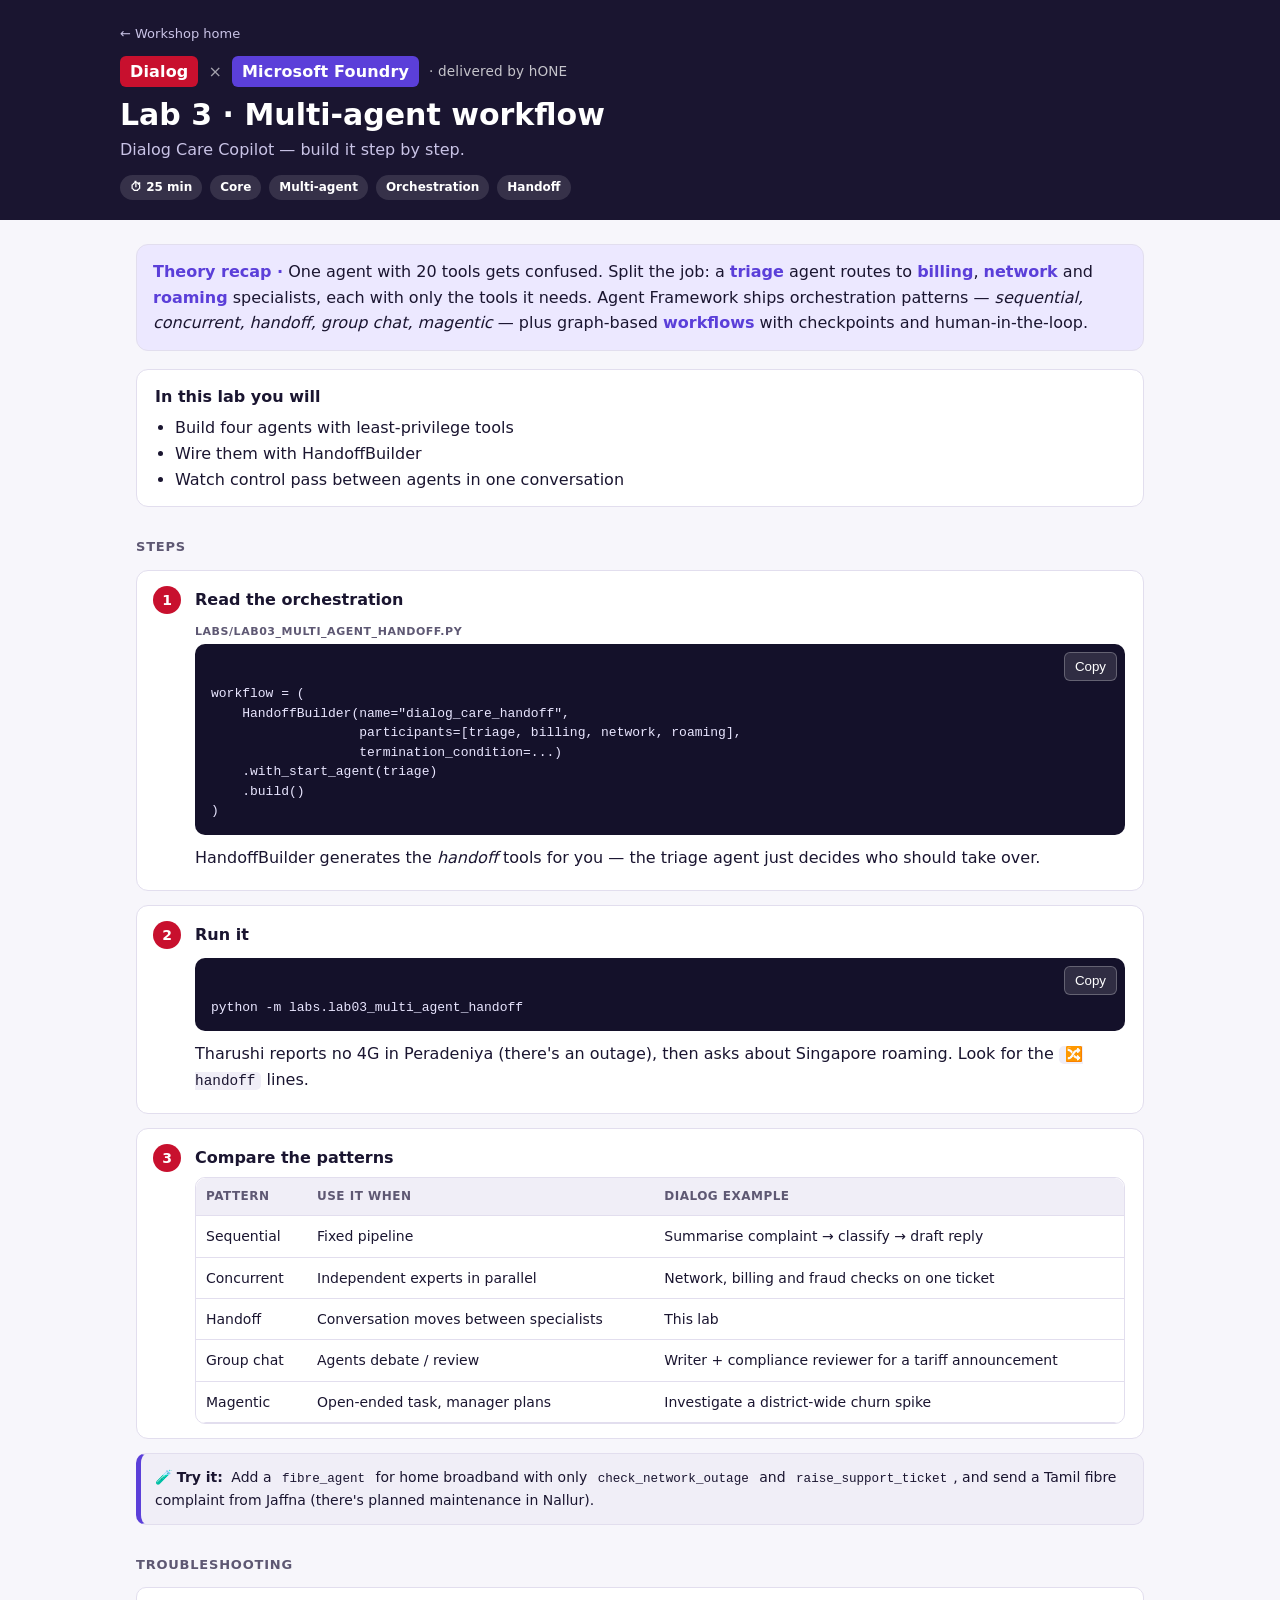
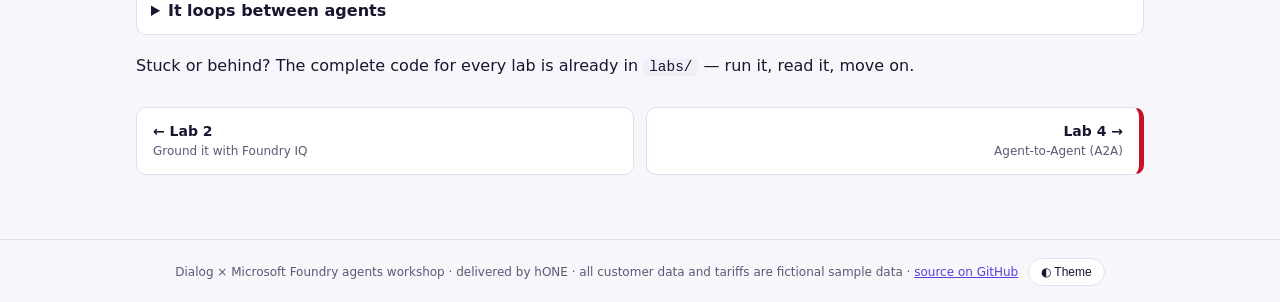
<file: docs/pages/lab3.html>
<!doctype html>
<html lang="en"><head><meta charset="utf-8"><meta name="viewport" content="width=device-width,initial-scale=1">
<title>Lab 3 · Multi-agent workflow</title><link rel="stylesheet" href="../assets/site.css"></head>
<body>
<header class="top"><div class="in"><a class="back" href="../home.html">← Workshop home</a>
<div style="margin-top:10px"><span class="brand"><span class="d">Dialog</span><span class="x">×</span><span class="f">Microsoft Foundry</span><span class="by">· delivered by hONE</span></span></div>
<h1>Lab 3 · Multi-agent workflow</h1><p>Dialog Care Copilot — build it step by step.</p><div class="chips"><span class="chip">⏱ 25 min</span><span class="chip">Core</span><span class="chip">Multi-agent</span><span class="chip">Orchestration</span><span class="chip">Handoff</span></div></div></header>
<main class="wrap"><div class="recap"><b>Theory recap ·</b> One agent with 20 tools gets confused. Split the job: a <b>triage</b> agent routes to <b>billing</b>, <b>network</b> and <b>roaming</b> specialists, each with only the tools it needs. Agent Framework ships orchestration patterns — <i>sequential, concurrent, handoff, group chat, magentic</i> — plus graph-based <b>workflows</b> with checkpoints and human-in-the-loop.</div><div class="goal"><b>In this lab you will</b><ul><li>Build four agents with least-privilege tools</li><li>Wire them with HandoffBuilder</li><li>Watch control pass between agents in one conversation</li></ul></div><h2 class="sec">Steps</h2><ol class="steps"><li><h3>Read the orchestration</h3><div class="code"><div class="lbl">labs/lab03_multi_agent_handoff.py</div><pre><code>workflow = (
    HandoffBuilder(name=&quot;dialog_care_handoff&quot;,
                   participants=[triage, billing, network, roaming],
                   termination_condition=...)
    .with_start_agent(triage)
    .build()
)</code></pre></div><p>HandoffBuilder generates the <i>handoff</i> tools for you — the triage agent just decides who should take over.</p></li><li><h3>Run it</h3><div class="code"><pre><code>python -m labs.lab03_multi_agent_handoff</code></pre></div><p>Tharushi reports no 4G in Peradeniya (there's an outage), then asks about Singapore roaming. Look for the <code>🔀 handoff</code> lines.</p></li><li><h3>Compare the patterns</h3><div class='tablewrap'><table><tr><th>Pattern</th><th>Use it when</th><th>Dialog example</th></tr><tr><td>Sequential</td><td>Fixed pipeline</td><td>Summarise complaint → classify → draft reply</td></tr><tr><td>Concurrent</td><td>Independent experts in parallel</td><td>Network, billing and fraud checks on one ticket</td></tr><tr><td>Handoff</td><td>Conversation moves between specialists</td><td>This lab</td></tr><tr><td>Group chat</td><td>Agents debate / review</td><td>Writer + compliance reviewer for a tariff announcement</td></tr><tr><td>Magentic</td><td>Open-ended task, manager plans</td><td>Investigate a district-wide churn spike</td></tr></table></div></li></ol><div class="note try"><b>🧪 Try it:</b> Add a <code>fibre_agent</code> for home broadband with only <code>check_network_outage</code> and <code>raise_support_ticket</code>, and send a Tamil fibre complaint from Jaffna (there's planned maintenance in Nallur).</div><h2 class="sec">Troubleshooting</h2><details class="trouble"><summary>It loops between agents</summary><p>Tighten the triage instructions and make the termination condition explicit.</p></details><p style="margin-top:18px">Stuck or behind? The complete code for every lab is already in <code>labs/</code> — run it, read it, move on.</p><div class="stepnav"><a href="lab2.html">← Lab 2<span>Ground it with Foundry IQ</span></a><a class="next" href="lab4.html">Lab 4 →<span>Agent-to-Agent (A2A)</span></a></div></main>
<footer>Dialog × Microsoft Foundry agents workshop · delivered by hONE · all customer data and tariffs are fictional sample data ·
<a href="https://github.com/surangatj/foundry-agents-workshop">source on GitHub</a></footer>
<script src="../assets/site.js"></script>
</body></html>
</file>
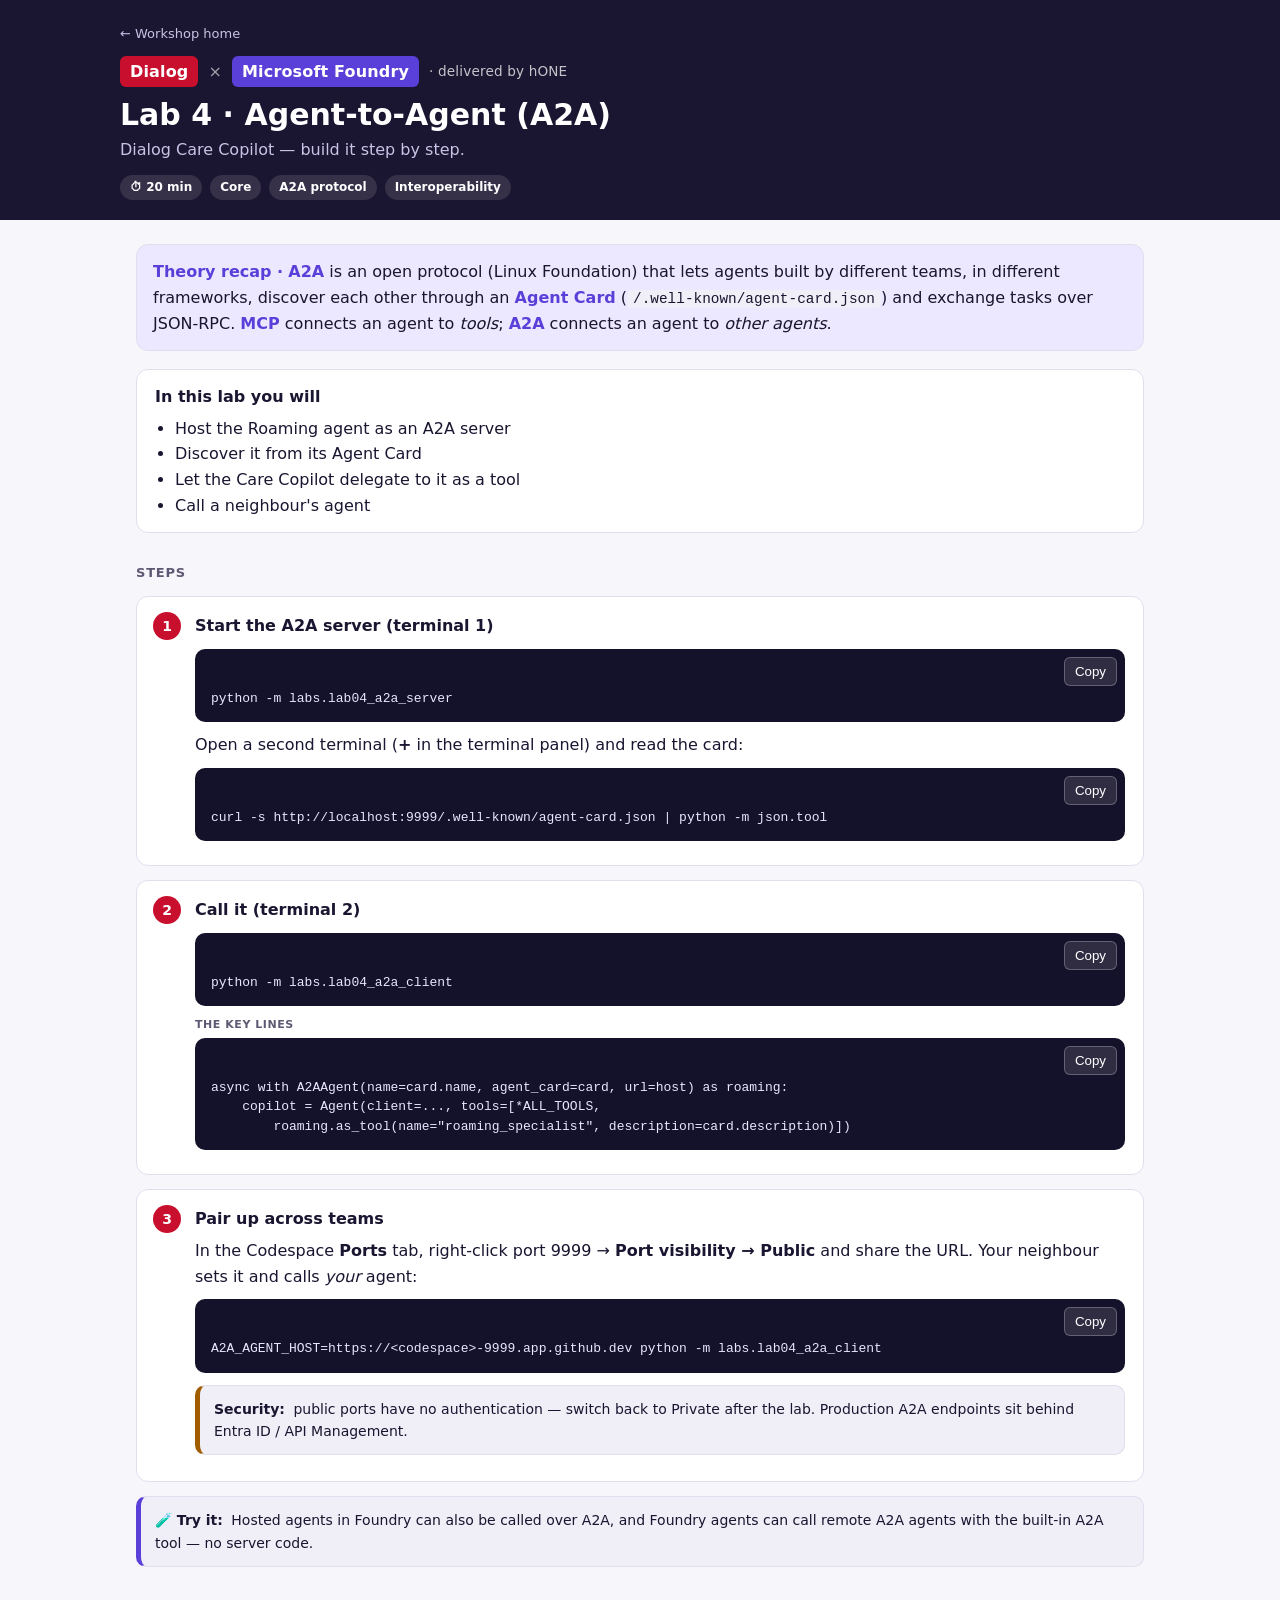
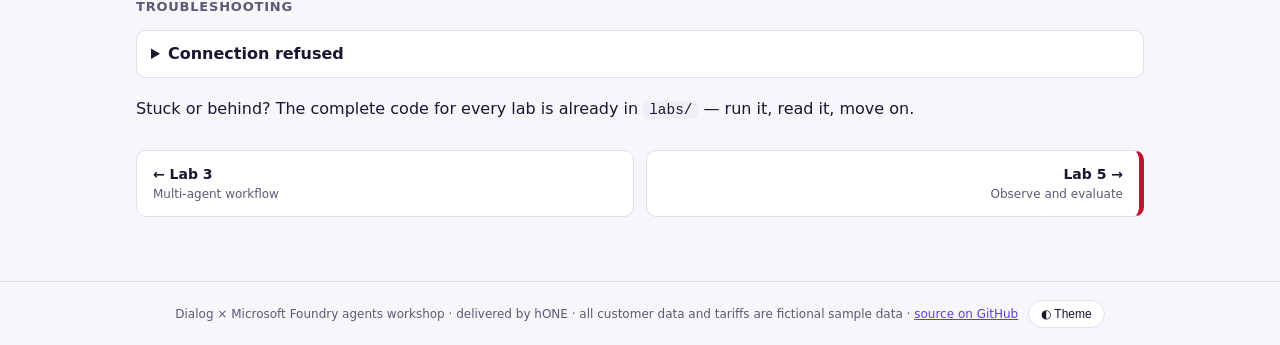
<file: docs/pages/lab4.html>
<!doctype html>
<html lang="en"><head><meta charset="utf-8"><meta name="viewport" content="width=device-width,initial-scale=1">
<title>Lab 4 · Agent-to-Agent (A2A)</title><link rel="stylesheet" href="../assets/site.css"></head>
<body>
<header class="top"><div class="in"><a class="back" href="../home.html">← Workshop home</a>
<div style="margin-top:10px"><span class="brand"><span class="d">Dialog</span><span class="x">×</span><span class="f">Microsoft Foundry</span><span class="by">· delivered by hONE</span></span></div>
<h1>Lab 4 · Agent-to-Agent (A2A)</h1><p>Dialog Care Copilot — build it step by step.</p><div class="chips"><span class="chip">⏱ 20 min</span><span class="chip">Core</span><span class="chip">A2A protocol</span><span class="chip">Interoperability</span></div></div></header>
<main class="wrap"><div class="recap"><b>Theory recap ·</b> <b>A2A</b> is an open protocol (Linux Foundation) that lets agents built by different teams, in different frameworks, discover each other through an <b>Agent Card</b> (<code>/.well-known/agent-card.json</code>) and exchange tasks over JSON-RPC. <b>MCP</b> connects an agent to <i>tools</i>; <b>A2A</b> connects an agent to <i>other agents</i>.</div><div class="goal"><b>In this lab you will</b><ul><li>Host the Roaming agent as an A2A server</li><li>Discover it from its Agent Card</li><li>Let the Care Copilot delegate to it as a tool</li><li>Call a neighbour's agent</li></ul></div><h2 class="sec">Steps</h2><ol class="steps"><li><h3>Start the A2A server (terminal 1)</h3><div class="code"><pre><code>python -m labs.lab04_a2a_server</code></pre></div><p>Open a second terminal (<b>+</b> in the terminal panel) and read the card:</p><div class="code"><pre><code>curl -s http://localhost:9999/.well-known/agent-card.json | python -m json.tool</code></pre></div></li><li><h3>Call it (terminal 2)</h3><div class="code"><pre><code>python -m labs.lab04_a2a_client</code></pre></div><div class="code"><div class="lbl">The key lines</div><pre><code>async with A2AAgent(name=card.name, agent_card=card, url=host) as roaming:
    copilot = Agent(client=..., tools=[*ALL_TOOLS,
        roaming.as_tool(name=&quot;roaming_specialist&quot;, description=card.description)])</code></pre></div></li><li><h3>Pair up across teams</h3><p>In the Codespace <b>Ports</b> tab, right-click port 9999 → <b>Port visibility → Public</b> and share the URL. Your neighbour sets it and calls <i>your</i> agent:</p><div class="code"><pre><code>A2A_AGENT_HOST=https://&lt;codespace&gt;-9999.app.github.dev python -m labs.lab04_a2a_client</code></pre></div><div class="note warn"><b>Security:</b> public ports have no authentication — switch back to Private after the lab. Production A2A endpoints sit behind Entra ID / API Management.</div></li></ol><div class="note try"><b>🧪 Try it:</b> Hosted agents in Foundry can also be called over A2A, and Foundry agents can call remote A2A agents with the built-in A2A tool — no server code.</div><h2 class="sec">Troubleshooting</h2><details class="trouble"><summary>Connection refused</summary><p>Is terminal 1 still running? A2A_AGENT_HOST must match the server URL.</p></details><p style="margin-top:18px">Stuck or behind? The complete code for every lab is already in <code>labs/</code> — run it, read it, move on.</p><div class="stepnav"><a href="lab3.html">← Lab 3<span>Multi-agent workflow</span></a><a class="next" href="lab5.html">Lab 5 →<span>Observe and evaluate</span></a></div></main>
<footer>Dialog × Microsoft Foundry agents workshop · delivered by hONE · all customer data and tariffs are fictional sample data ·
<a href="https://github.com/surangatj/foundry-agents-workshop">source on GitHub</a></footer>
<script src="../assets/site.js"></script>
</body></html>
</file>
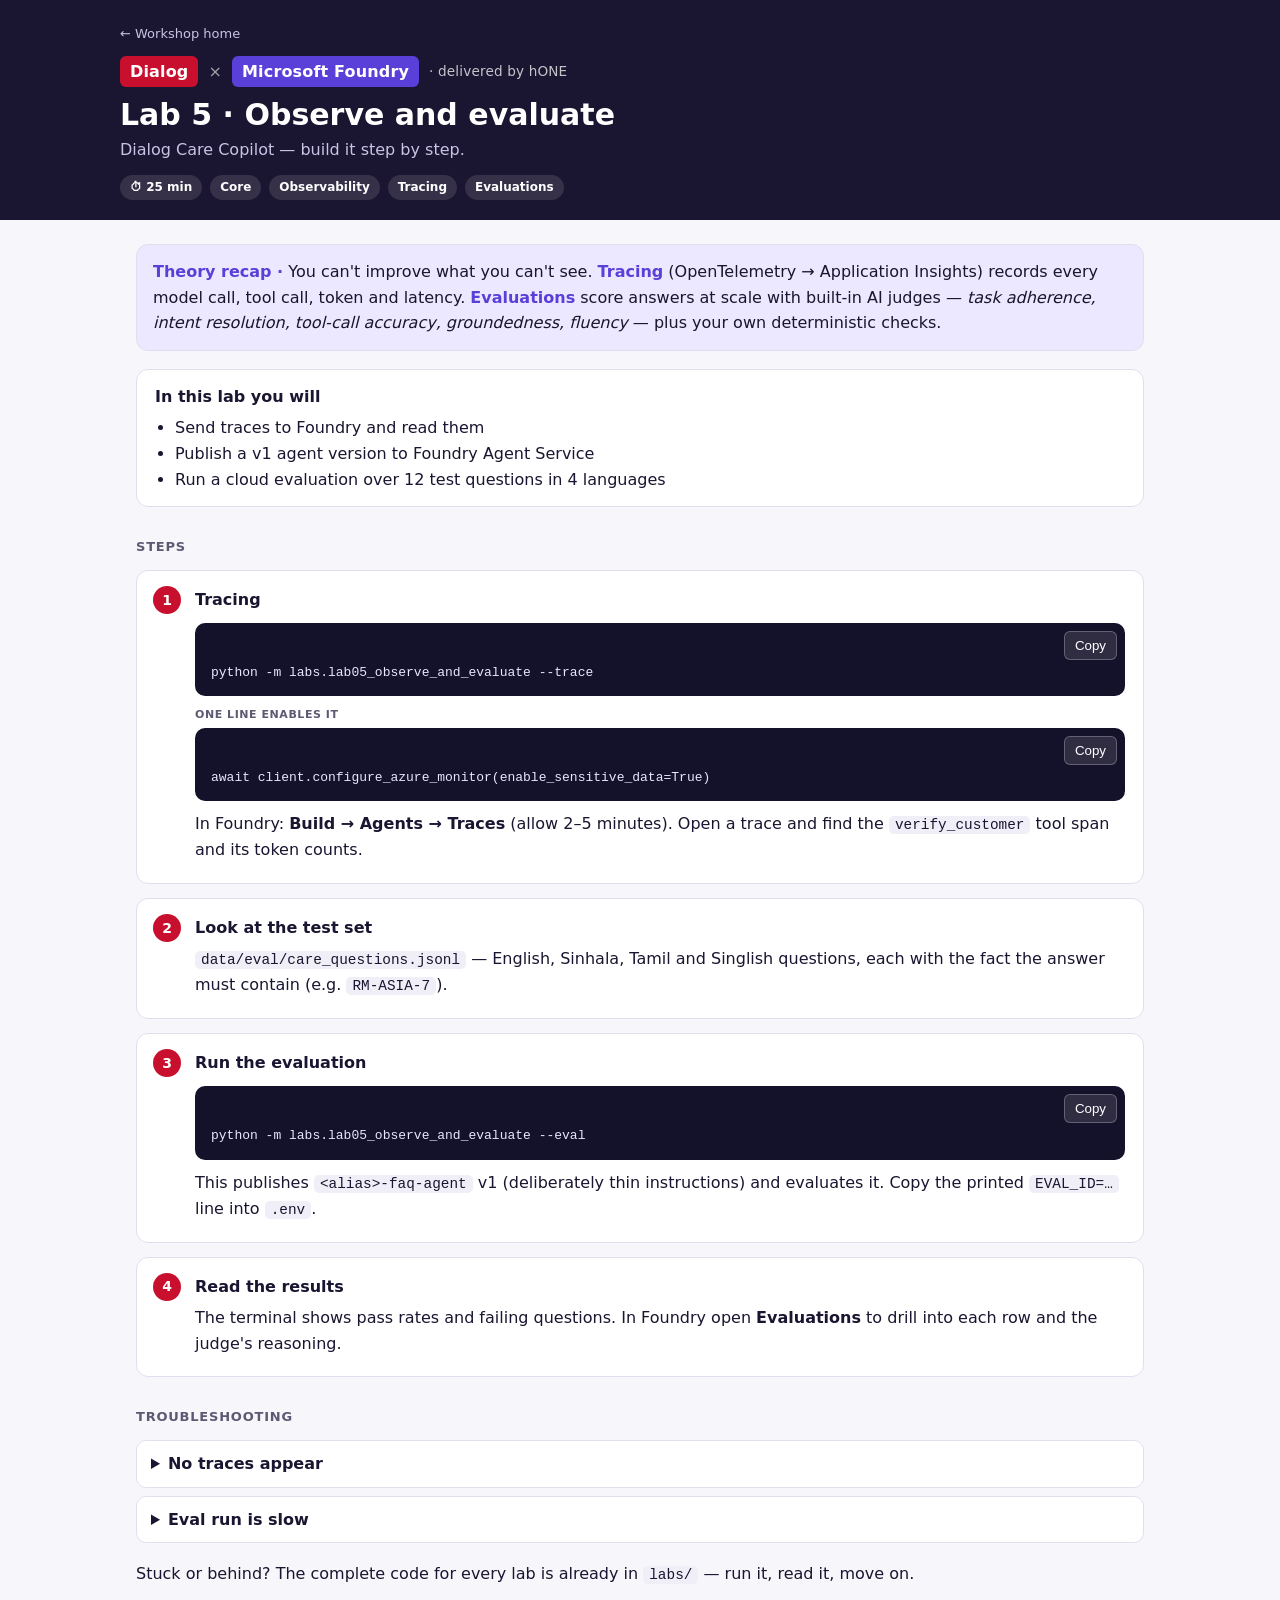
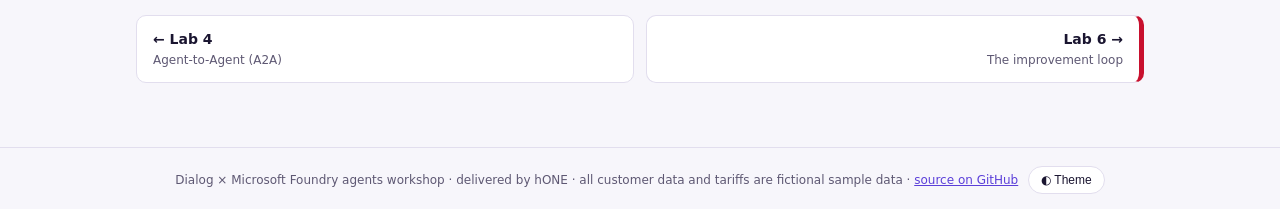
<file: docs/pages/lab5.html>
<!doctype html>
<html lang="en"><head><meta charset="utf-8"><meta name="viewport" content="width=device-width,initial-scale=1">
<title>Lab 5 · Observe and evaluate</title><link rel="stylesheet" href="../assets/site.css"></head>
<body>
<header class="top"><div class="in"><a class="back" href="../home.html">← Workshop home</a>
<div style="margin-top:10px"><span class="brand"><span class="d">Dialog</span><span class="x">×</span><span class="f">Microsoft Foundry</span><span class="by">· delivered by hONE</span></span></div>
<h1>Lab 5 · Observe and evaluate</h1><p>Dialog Care Copilot — build it step by step.</p><div class="chips"><span class="chip">⏱ 25 min</span><span class="chip">Core</span><span class="chip">Observability</span><span class="chip">Tracing</span><span class="chip">Evaluations</span></div></div></header>
<main class="wrap"><div class="recap"><b>Theory recap ·</b> You can't improve what you can't see. <b>Tracing</b> (OpenTelemetry → Application Insights) records every model call, tool call, token and latency. <b>Evaluations</b> score answers at scale with built-in AI judges — <i>task adherence, intent resolution, tool-call accuracy, groundedness, fluency</i> — plus your own deterministic checks.</div><div class="goal"><b>In this lab you will</b><ul><li>Send traces to Foundry and read them</li><li>Publish a v1 agent version to Foundry Agent Service</li><li>Run a cloud evaluation over 12 test questions in 4 languages</li></ul></div><h2 class="sec">Steps</h2><ol class="steps"><li><h3>Tracing</h3><div class="code"><pre><code>python -m labs.lab05_observe_and_evaluate --trace</code></pre></div><div class="code"><div class="lbl">One line enables it</div><pre><code>await client.configure_azure_monitor(enable_sensitive_data=True)</code></pre></div><p>In Foundry: <b>Build → Agents → Traces</b> (allow 2–5 minutes). Open a trace and find the <code>verify_customer</code> tool span and its token counts.</p></li><li><h3>Look at the test set</h3><p><code>data/eval/care_questions.jsonl</code> — English, Sinhala, Tamil and Singlish questions, each with the fact the answer must contain (e.g. <code>RM-ASIA-7</code>).</p></li><li><h3>Run the evaluation</h3><div class="code"><pre><code>python -m labs.lab05_observe_and_evaluate --eval</code></pre></div><p>This publishes <code>&lt;alias&gt;-faq-agent</code> v1 (deliberately thin instructions) and evaluates it. Copy the printed <code>EVAL_ID=…</code> line into <code>.env</code>.</p></li><li><h3>Read the results</h3><p>The terminal shows pass rates and failing questions. In Foundry open <b>Evaluations</b> to drill into each row and the judge's reasoning.</p></li></ol><h2 class="sec">Troubleshooting</h2><details class="trouble"><summary>No traces appear</summary><p>The project needs Application Insights connected (Project → Tracing). Ingestion can take 5 minutes.</p></details><details class="trouble"><summary>Eval run is slow</summary><p>Cloud runs queue with everyone else's — 3–8 minutes is normal. Read the traces while you wait.</p></details><p style="margin-top:18px">Stuck or behind? The complete code for every lab is already in <code>labs/</code> — run it, read it, move on.</p><div class="stepnav"><a href="lab4.html">← Lab 4<span>Agent-to-Agent (A2A)</span></a><a class="next" href="lab6.html">Lab 6 →<span>The improvement loop</span></a></div></main>
<footer>Dialog × Microsoft Foundry agents workshop · delivered by hONE · all customer data and tariffs are fictional sample data ·
<a href="https://github.com/surangatj/foundry-agents-workshop">source on GitHub</a></footer>
<script src="../assets/site.js"></script>
</body></html>
</file>
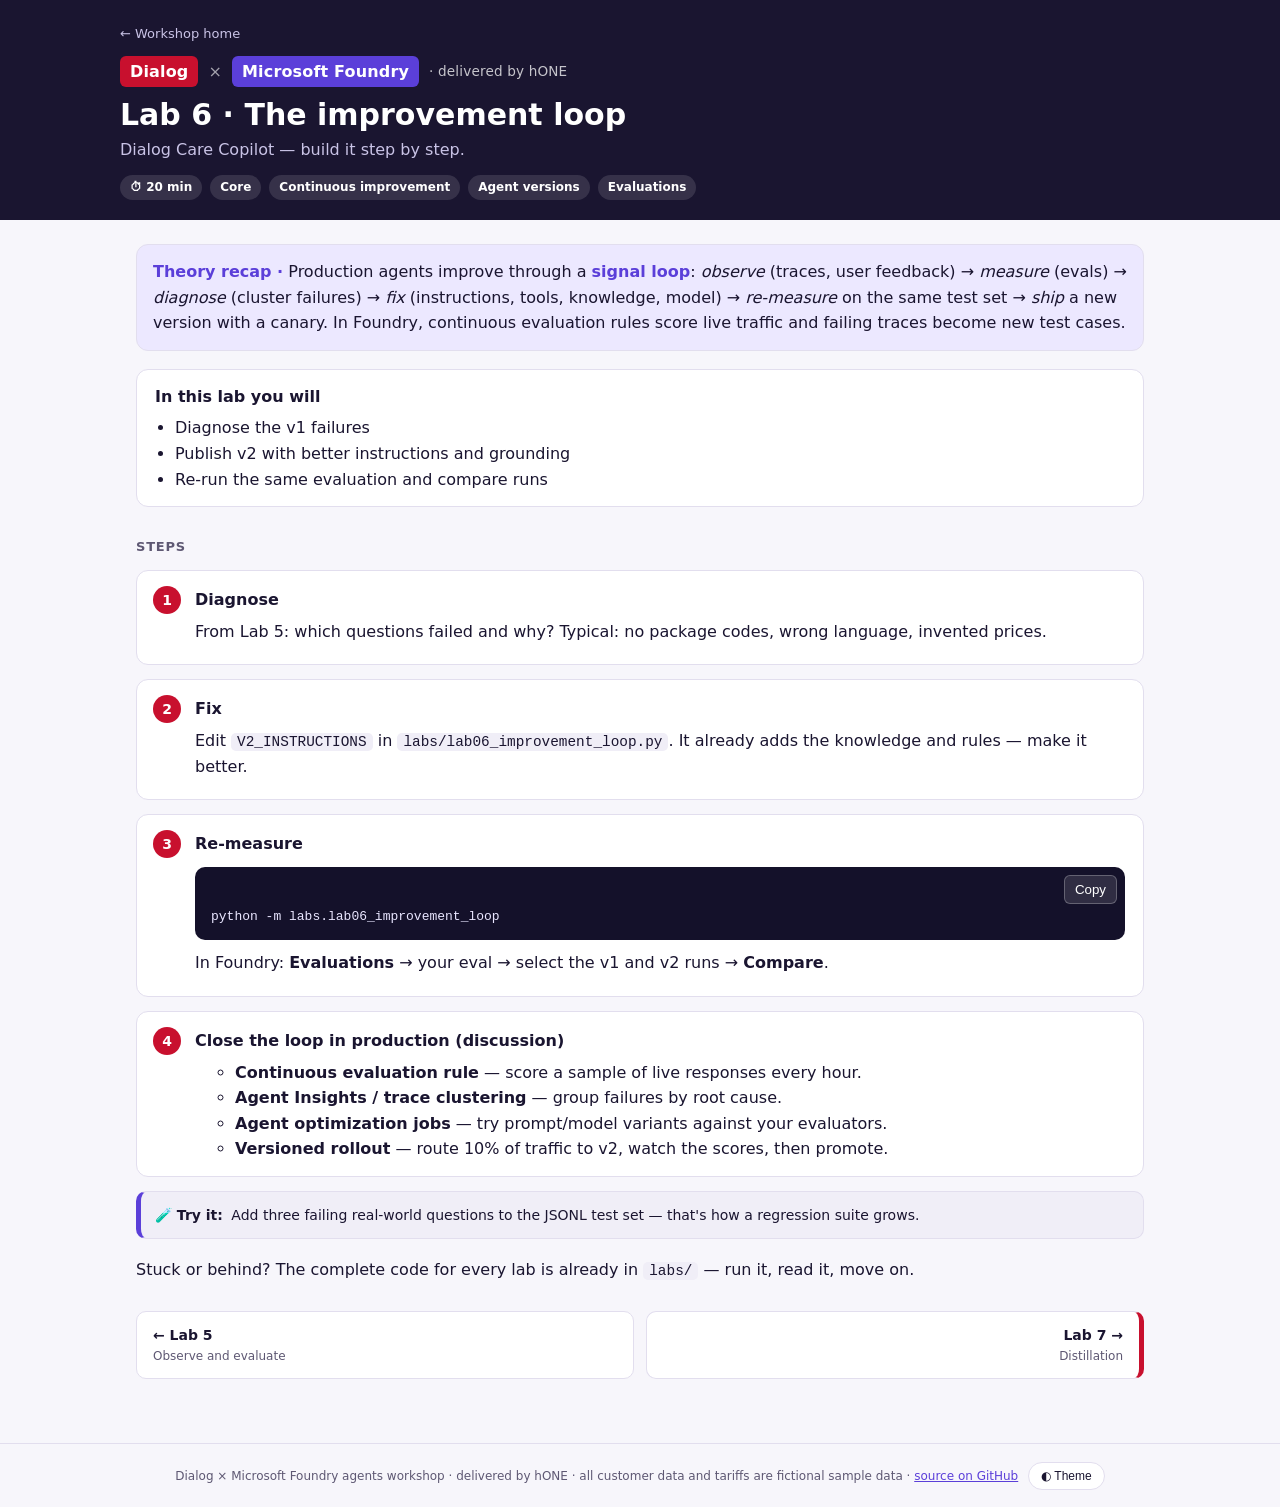
<file: docs/pages/lab6.html>
<!doctype html>
<html lang="en"><head><meta charset="utf-8"><meta name="viewport" content="width=device-width,initial-scale=1">
<title>Lab 6 · The improvement loop</title><link rel="stylesheet" href="../assets/site.css"></head>
<body>
<header class="top"><div class="in"><a class="back" href="../home.html">← Workshop home</a>
<div style="margin-top:10px"><span class="brand"><span class="d">Dialog</span><span class="x">×</span><span class="f">Microsoft Foundry</span><span class="by">· delivered by hONE</span></span></div>
<h1>Lab 6 · The improvement loop</h1><p>Dialog Care Copilot — build it step by step.</p><div class="chips"><span class="chip">⏱ 20 min</span><span class="chip">Core</span><span class="chip">Continuous improvement</span><span class="chip">Agent versions</span><span class="chip">Evaluations</span></div></div></header>
<main class="wrap"><div class="recap"><b>Theory recap ·</b> Production agents improve through a <b>signal loop</b>: <i>observe</i> (traces, user feedback) → <i>measure</i> (evals) → <i>diagnose</i> (cluster failures) → <i>fix</i> (instructions, tools, knowledge, model) → <i>re-measure</i> on the same test set → <i>ship</i> a new version with a canary. In Foundry, continuous evaluation rules score live traffic and failing traces become new test cases.</div><div class="goal"><b>In this lab you will</b><ul><li>Diagnose the v1 failures</li><li>Publish v2 with better instructions and grounding</li><li>Re-run the same evaluation and compare runs</li></ul></div><h2 class="sec">Steps</h2><ol class="steps"><li><h3>Diagnose</h3><p>From Lab 5: which questions failed and why? Typical: no package codes, wrong language, invented prices.</p></li><li><h3>Fix</h3><p>Edit <code>V2_INSTRUCTIONS</code> in <code>labs/lab06_improvement_loop.py</code>. It already adds the knowledge and rules — make it better.</p></li><li><h3>Re-measure</h3><div class="code"><pre><code>python -m labs.lab06_improvement_loop</code></pre></div><p>In Foundry: <b>Evaluations</b> → your eval → select the v1 and v2 runs → <b>Compare</b>.</p></li><li><h3>Close the loop in production (discussion)</h3><ul><li><b>Continuous evaluation rule</b> — score a sample of live responses every hour.</li><li><b>Agent Insights / trace clustering</b> — group failures by root cause.</li><li><b>Agent optimization jobs</b> — try prompt/model variants against your evaluators.</li><li><b>Versioned rollout</b> — route 10% of traffic to v2, watch the scores, then promote.</li></ul></li></ol><div class="note try"><b>🧪 Try it:</b> Add three failing real-world questions to the JSONL test set — that's how a regression suite grows.</div><p style="margin-top:18px">Stuck or behind? The complete code for every lab is already in <code>labs/</code> — run it, read it, move on.</p><div class="stepnav"><a href="lab5.html">← Lab 5<span>Observe and evaluate</span></a><a class="next" href="lab7.html">Lab 7 →<span>Distillation</span></a></div></main>
<footer>Dialog × Microsoft Foundry agents workshop · delivered by hONE · all customer data and tariffs are fictional sample data ·
<a href="https://github.com/surangatj/foundry-agents-workshop">source on GitHub</a></footer>
<script src="../assets/site.js"></script>
</body></html>
</file>
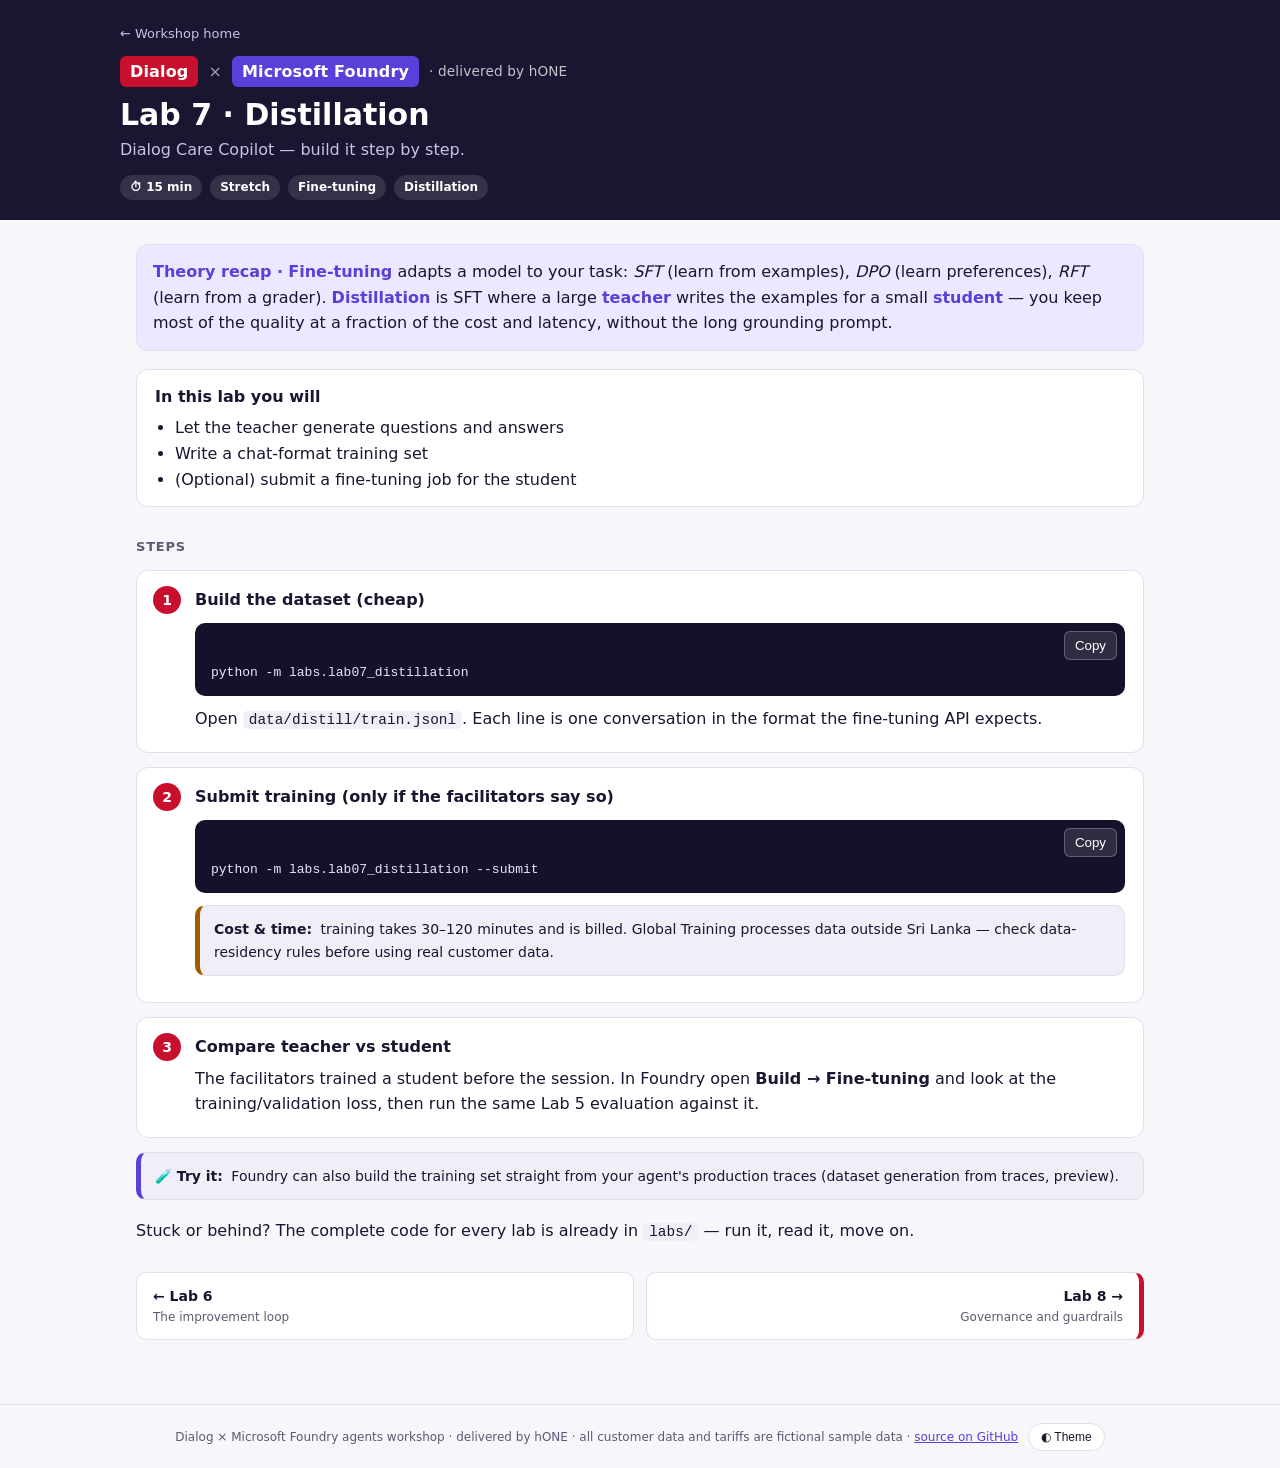
<file: docs/pages/lab7.html>
<!doctype html>
<html lang="en"><head><meta charset="utf-8"><meta name="viewport" content="width=device-width,initial-scale=1">
<title>Lab 7 · Distillation</title><link rel="stylesheet" href="../assets/site.css"></head>
<body>
<header class="top"><div class="in"><a class="back" href="../home.html">← Workshop home</a>
<div style="margin-top:10px"><span class="brand"><span class="d">Dialog</span><span class="x">×</span><span class="f">Microsoft Foundry</span><span class="by">· delivered by hONE</span></span></div>
<h1>Lab 7 · Distillation</h1><p>Dialog Care Copilot — build it step by step.</p><div class="chips"><span class="chip">⏱ 15 min</span><span class="chip">Stretch</span><span class="chip">Fine-tuning</span><span class="chip">Distillation</span></div></div></header>
<main class="wrap"><div class="recap"><b>Theory recap ·</b> <b>Fine-tuning</b> adapts a model to your task: <i>SFT</i> (learn from examples), <i>DPO</i> (learn preferences), <i>RFT</i> (learn from a grader). <b>Distillation</b> is SFT where a large <b>teacher</b> writes the examples for a small <b>student</b> — you keep most of the quality at a fraction of the cost and latency, without the long grounding prompt.</div><div class="goal"><b>In this lab you will</b><ul><li>Let the teacher generate questions and answers</li><li>Write a chat-format training set</li><li>(Optional) submit a fine-tuning job for the student</li></ul></div><h2 class="sec">Steps</h2><ol class="steps"><li><h3>Build the dataset (cheap)</h3><div class="code"><pre><code>python -m labs.lab07_distillation</code></pre></div><p>Open <code>data/distill/train.jsonl</code>. Each line is one conversation in the format the fine-tuning API expects.</p></li><li><h3>Submit training (only if the facilitators say so)</h3><div class="code"><pre><code>python -m labs.lab07_distillation --submit</code></pre></div><div class="note warn"><b>Cost & time:</b> training takes 30–120 minutes and is billed. Global Training processes data outside Sri Lanka — check data-residency rules before using real customer data.</div></li><li><h3>Compare teacher vs student</h3><p>The facilitators trained a student before the session. In Foundry open <b>Build → Fine-tuning</b> and look at the training/validation loss, then run the same Lab 5 evaluation against it.</p></li></ol><div class="note try"><b>🧪 Try it:</b> Foundry can also build the training set straight from your agent's production traces (dataset generation from traces, preview).</div><p style="margin-top:18px">Stuck or behind? The complete code for every lab is already in <code>labs/</code> — run it, read it, move on.</p><div class="stepnav"><a href="lab6.html">← Lab 6<span>The improvement loop</span></a><a class="next" href="lab8.html">Lab 8 →<span>Governance and guardrails</span></a></div></main>
<footer>Dialog × Microsoft Foundry agents workshop · delivered by hONE · all customer data and tariffs are fictional sample data ·
<a href="https://github.com/surangatj/foundry-agents-workshop">source on GitHub</a></footer>
<script src="../assets/site.js"></script>
</body></html>
</file>
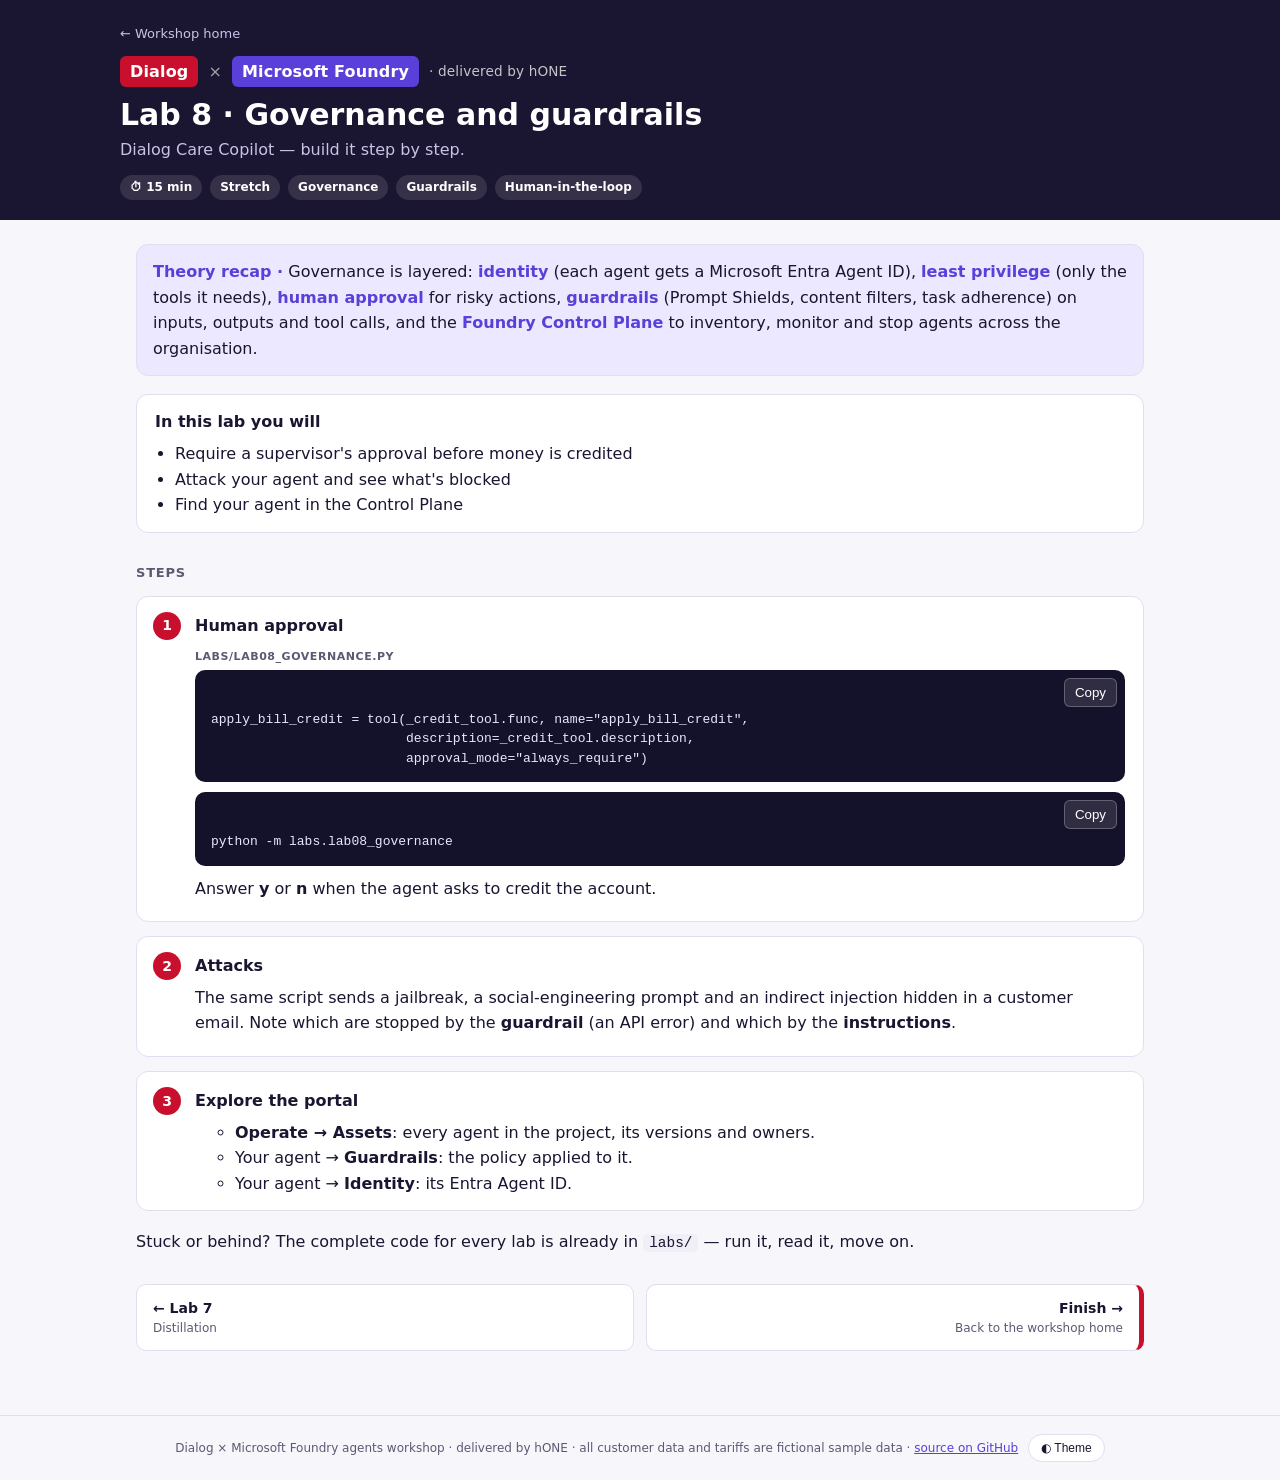
<file: docs/pages/lab8.html>
<!doctype html>
<html lang="en"><head><meta charset="utf-8"><meta name="viewport" content="width=device-width,initial-scale=1">
<title>Lab 8 · Governance and guardrails</title><link rel="stylesheet" href="../assets/site.css"></head>
<body>
<header class="top"><div class="in"><a class="back" href="../home.html">← Workshop home</a>
<div style="margin-top:10px"><span class="brand"><span class="d">Dialog</span><span class="x">×</span><span class="f">Microsoft Foundry</span><span class="by">· delivered by hONE</span></span></div>
<h1>Lab 8 · Governance and guardrails</h1><p>Dialog Care Copilot — build it step by step.</p><div class="chips"><span class="chip">⏱ 15 min</span><span class="chip">Stretch</span><span class="chip">Governance</span><span class="chip">Guardrails</span><span class="chip">Human-in-the-loop</span></div></div></header>
<main class="wrap"><div class="recap"><b>Theory recap ·</b> Governance is layered: <b>identity</b> (each agent gets a Microsoft Entra Agent ID), <b>least privilege</b> (only the tools it needs), <b>human approval</b> for risky actions, <b>guardrails</b> (Prompt Shields, content filters, task adherence) on inputs, outputs and tool calls, and the <b>Foundry Control Plane</b> to inventory, monitor and stop agents across the organisation.</div><div class="goal"><b>In this lab you will</b><ul><li>Require a supervisor's approval before money is credited</li><li>Attack your agent and see what's blocked</li><li>Find your agent in the Control Plane</li></ul></div><h2 class="sec">Steps</h2><ol class="steps"><li><h3>Human approval</h3><div class="code"><div class="lbl">labs/lab08_governance.py</div><pre><code>apply_bill_credit = tool(_credit_tool.func, name=&quot;apply_bill_credit&quot;,
                         description=_credit_tool.description,
                         approval_mode=&quot;always_require&quot;)</code></pre></div><div class="code"><pre><code>python -m labs.lab08_governance</code></pre></div><p>Answer <b>y</b> or <b>n</b> when the agent asks to credit the account.</p></li><li><h3>Attacks</h3><p>The same script sends a jailbreak, a social-engineering prompt and an indirect injection hidden in a customer email. Note which are stopped by the <b>guardrail</b> (an API error) and which by the <b>instructions</b>.</p></li><li><h3>Explore the portal</h3><ul><li><b>Operate → Assets</b>: every agent in the project, its versions and owners.</li><li>Your agent → <b>Guardrails</b>: the policy applied to it.</li><li>Your agent → <b>Identity</b>: its Entra Agent ID.</li></ul></li></ol><p style="margin-top:18px">Stuck or behind? The complete code for every lab is already in <code>labs/</code> — run it, read it, move on.</p><div class="stepnav"><a href="lab7.html">← Lab 7<span>Distillation</span></a><a class="next" href="../home.html">Finish →<span>Back to the workshop home</span></a></div></main>
<footer>Dialog × Microsoft Foundry agents workshop · delivered by hONE · all customer data and tariffs are fictional sample data ·
<a href="https://github.com/surangatj/foundry-agents-workshop">source on GitHub</a></footer>
<script src="../assets/site.js"></script>
</body></html>
</file>
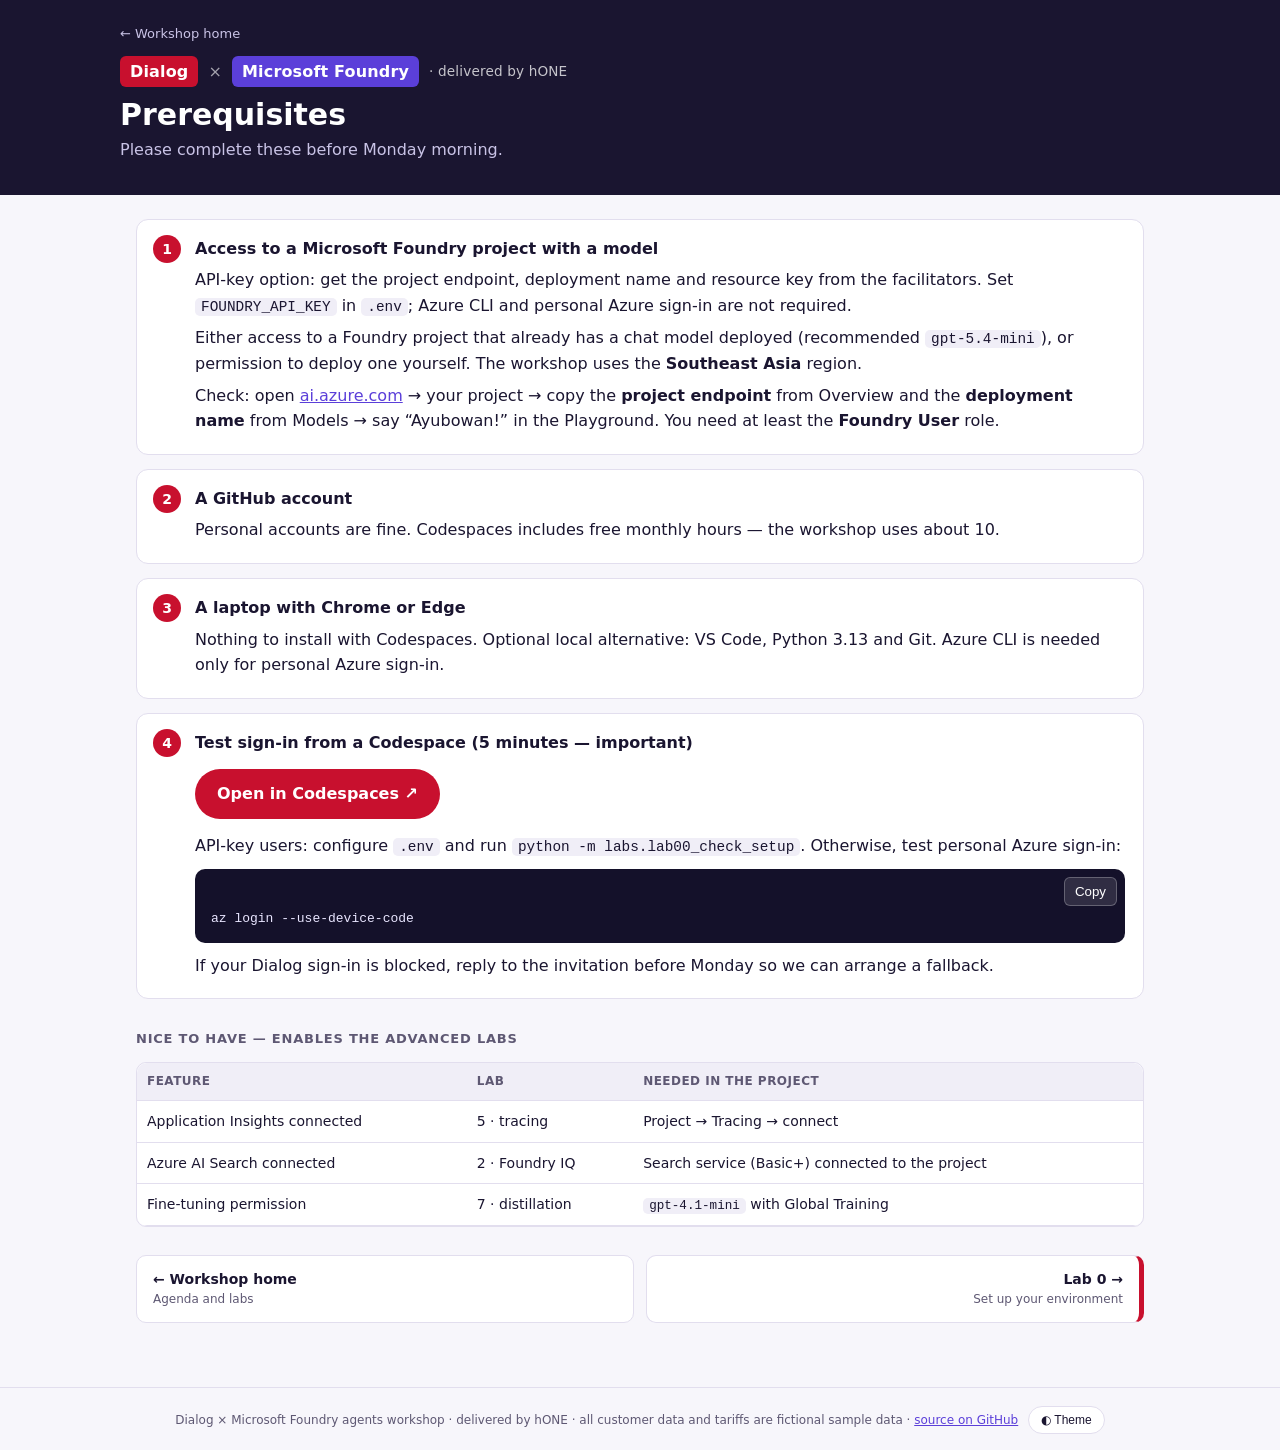
<file: docs/pages/prerequisites.html>
<!doctype html>
<html lang="en"><head><meta charset="utf-8"><meta name="viewport" content="width=device-width,initial-scale=1">
<title>Prerequisites</title><link rel="stylesheet" href="../assets/site.css"></head>
<body>
<header class="top"><div class="in"><a class="back" href="../home.html">← Workshop home</a>
<div style="margin-top:10px"><span class="brand"><span class="d">Dialog</span><span class="x">×</span><span class="f">Microsoft Foundry</span><span class="by">· delivered by hONE</span></span></div>
<h1>Prerequisites</h1><p>Please complete these before Monday morning.</p><div class="chips"></div></div></header>
<main class="wrap">
<ol class="steps">
<li><h3>Access to a Microsoft Foundry project with a model</h3>
<p>API-key option: get the project endpoint, deployment name and resource key from the facilitators.
Set <code>FOUNDRY_API_KEY</code> in <code>.env</code>; Azure CLI and personal Azure sign-in are not required.</p>
<p>Either access to a Foundry project that already has a chat model deployed (recommended <code>gpt-5.4-mini</code>),
or permission to deploy one yourself. The workshop uses the <b>Southeast Asia</b> region.</p>
<p>Check: open <a href="https://ai.azure.com">ai.azure.com</a> → your project → copy the <b>project endpoint</b> from
Overview and the <b>deployment name</b> from Models → say “Ayubowan!” in the Playground. You need at least the
<b>Foundry User</b> role.</p></li>
<li><h3>A GitHub account</h3><p>Personal accounts are fine. Codespaces includes free monthly hours — the workshop uses about 10.</p></li>
<li><h3>A laptop with Chrome or Edge</h3><p>Nothing to install with Codespaces. Optional local alternative: VS Code, Python 3.13 and Git. Azure CLI is needed only for personal Azure sign-in.</p></li>
<li><h3>Test sign-in from a Codespace (5 minutes — important)</h3>
<div class="ctas"><a class="cta" href="https://codespaces.new/surangatj/foundry-agents-workshop?quickstart=1">Open in Codespaces ↗</a></div>
<p>API-key users: configure <code>.env</code> and run <code>python -m labs.lab00_check_setup</code>.
Otherwise, test personal Azure sign-in:</p>
<div class="code"><pre><code>az login --use-device-code</code></pre></div>
<p>If your Dialog sign-in is blocked, reply to the invitation before Monday so we can arrange a fallback.</p></li>
</ol>
<h2 class="sec">Nice to have — enables the advanced labs</h2>
<div class="tablewrap"><table><tr><th>Feature</th><th>Lab</th><th>Needed in the project</th></tr>
<tr><td>Application Insights connected</td><td>5 · tracing</td><td>Project → Tracing → connect</td></tr>
<tr><td>Azure AI Search connected</td><td>2 · Foundry IQ</td><td>Search service (Basic+) connected to the project</td></tr>
<tr><td>Fine-tuning permission</td><td>7 · distillation</td><td><code>gpt-4.1-mini</code> with Global Training</td></tr></table></div>
<div class="stepnav"><a href="../home.html">← Workshop home<span>Agenda and labs</span></a>
<a class="next" href="lab0.html">Lab 0 →<span>Set up your environment</span></a></div></main>
<footer>Dialog × Microsoft Foundry agents workshop · delivered by hONE · all customer data and tariffs are fictional sample data ·
<a href="https://github.com/surangatj/foundry-agents-workshop">source on GitHub</a></footer>
<script src="../assets/site.js"></script>
</body></html>
</file>
<file: docs/assets/site.css>
:root{
  --ink:#1A1530;--muted:#5E5873;--bg:#F7F6FB;--card:#FFFFFF;--panel:#F0EEF7;--border:#E2DEEE;
  --dialog:#C8102E;--dialog-soft:#FCE8EC;--foundry:#5B3FD9;--foundry-soft:#ECE8FF;--ok:#147A4B;--warn:#A15C00;
  --code-bg:#14112A;--code-ink:#E9E6FF;--hero:#1A1530;
}
@media (prefers-color-scheme:dark){:root:not([data-theme="light"]){
  --ink:#ECEAF6;--muted:#A9A3C0;--bg:#110E1F;--card:#1B1730;--panel:#221D3B;--border:#332D52;
  --dialog:#FF4D66;--dialog-soft:#3A1520;--foundry:#9D8BFF;--foundry-soft:#2A2350;--ok:#4FD39A;--warn:#F2B04C;
  --code-bg:#0B0918;--code-ink:#E9E6FF;--hero:#0B0918;
}}
:root[data-theme="dark"]{
  --ink:#ECEAF6;--muted:#A9A3C0;--bg:#110E1F;--card:#1B1730;--panel:#221D3B;--border:#332D52;
  --dialog:#FF4D66;--dialog-soft:#3A1520;--foundry:#9D8BFF;--foundry-soft:#2A2350;--ok:#4FD39A;--warn:#F2B04C;
  --code-bg:#0B0918;--code-ink:#E9E6FF;--hero:#0B0918;
}
*{box-sizing:border-box}
html{-webkit-text-size-adjust:100%}
body{margin:0;font-family:'Segoe UI',system-ui,-apple-system,Helvetica,Arial,sans-serif;color:var(--ink);background:var(--bg);line-height:1.6}
a{color:var(--foundry)}
code{font-family:'Cascadia Code',Consolas,'SFMono-Regular',Menlo,monospace;font-size:.9em;background:var(--panel);padding:1px 6px;border-radius:5px;overflow-wrap:anywhere}
.brand{display:inline-flex;align-items:center;gap:10px;font-weight:700;letter-spacing:.01em}
.brand .d{color:#fff;background:var(--dialog);padding:3px 10px;border-radius:6px}
.brand .x{opacity:.6;font-weight:300}
.brand .f{color:#fff;background:var(--foundry);padding:3px 10px;border-radius:6px}
.brand .by{font-weight:400;opacity:.75;font-size:.85em}
header.top{background:var(--hero);color:#fff;padding:20px 16px}
header.top .in{max-width:1040px;margin:0 auto}
header.top a.back{color:#C9C3E6;text-decoration:none;font-size:13px}
header.top h1{margin:10px 0 4px;font-size:clamp(22px,4vw,30px);font-weight:650;line-height:1.2}
header.top p{margin:0;color:#C9C3E6;max-width:760px}
.chips{display:flex;flex-wrap:wrap;gap:8px;margin-top:12px}
.chip{font-size:12px;font-weight:600;padding:3px 10px;border-radius:999px;background:rgba(255,255,255,.12);color:#fff}
.wrap{max-width:1040px;margin:0 auto;padding:24px 16px 64px}
h2.sec{font-size:13px;text-transform:uppercase;letter-spacing:.06em;color:var(--muted);margin:30px 0 12px}
.cards{display:grid;grid-template-columns:repeat(auto-fill,minmax(280px,1fr));gap:14px}
.card{display:block;background:var(--card);border:1px solid var(--border);border-radius:12px;padding:16px 18px;text-decoration:none;color:var(--ink);transition:transform .12s,border-color .12s}
a.card:hover{transform:translateY(-2px);border-color:var(--foundry)}
.card .k{font-size:11px;font-weight:700;text-transform:uppercase;letter-spacing:.05em;color:var(--foundry)}
.card h3{margin:4px 0 6px;font-size:17px}
.card p{margin:0;font-size:14px;color:var(--muted)}
.card .t{float:right;font-size:12px;color:var(--muted)}
.card.core{border-left:5px solid var(--dialog)}
.card.stretch{border-left:5px solid var(--foundry)}
.recap{background:var(--foundry-soft);border:1px solid var(--border);border-radius:12px;padding:14px 16px;margin:0 0 18px}
.recap b{color:var(--foundry)}
.goal{background:var(--card);border:1px solid var(--border);border-radius:12px;padding:14px 18px}
.goal ul{margin:6px 0 0;padding-left:20px}
ol.steps{counter-reset:s;list-style:none;padding:0;margin:0}
ol.steps>li{counter-increment:s;position:relative;background:var(--card);border:1px solid var(--border);border-radius:12px;padding:16px 18px 14px 58px;margin-bottom:14px}
ol.steps>li::before{content:counter(s);position:absolute;left:16px;top:15px;width:28px;height:28px;border-radius:50%;background:var(--dialog);color:#fff;font-weight:700;display:flex;align-items:center;justify-content:center;font-size:14px}
ol.steps h3{margin:0 0 6px;font-size:16px}
ol.steps p{margin:6px 0}
@media(max-width:560px){ol.steps>li{padding-left:18px;padding-top:50px}ol.steps>li::before{top:14px}}
.code{position:relative;margin:10px 0}
.code .prewrap{position:relative}
.code pre{margin:0;padding-top:40px!important;background:var(--code-bg);color:var(--code-ink);border-radius:10px;padding:14px 16px;overflow-x:auto;font-size:13px;line-height:1.5}
.code pre code{background:none;padding:0;font-size:inherit;color:inherit;overflow-wrap:normal}
.code .copy{position:absolute;top:8px;right:8px;font:600 12px/1 inherit;background:rgba(255,255,255,.12);color:#fff;border:1px solid rgba(255,255,255,.25);border-radius:6px;padding:6px 10px;cursor:pointer}
.code .copy.ok{background:var(--ok);border-color:var(--ok)}
.code .lbl{font-size:11px;font-weight:700;text-transform:uppercase;letter-spacing:.05em;color:var(--muted);margin-bottom:4px}
.note{border-radius:10px;padding:12px 14px;margin:12px 0;font-size:14px;border:1px solid var(--border);background:var(--panel)}
.note.tip{border-left:5px solid var(--ok)}
.note.warn{border-left:5px solid var(--warn)}
.note.try{border-left:5px solid var(--foundry)}
.note b:first-child{margin-right:4px}
details.trouble{background:var(--card);border:1px solid var(--border);border-radius:10px;padding:10px 14px;margin:8px 0}
details.trouble summary{cursor:pointer;font-weight:600}
table{border-collapse:collapse;width:100%;font-size:14px;background:var(--card);border-radius:10px;overflow:hidden}
th,td{border-bottom:1px solid var(--border);padding:9px 10px;text-align:left;vertical-align:top}
th{background:var(--panel);font-size:12px;text-transform:uppercase;letter-spacing:.04em;color:var(--muted)}
.tablewrap{overflow-x:auto;border:1px solid var(--border);border-radius:10px}
.stepnav{display:flex;justify-content:space-between;gap:12px;margin-top:28px;flex-wrap:wrap}
.stepnav a{flex:1 1 240px;background:var(--card);border:1px solid var(--border);border-radius:10px;padding:12px 16px;text-decoration:none;color:var(--ink);font-weight:600;font-size:14px}
.stepnav a.next{border-right:5px solid var(--dialog);text-align:right}
.stepnav a span{display:block;font-weight:400;color:var(--muted);font-size:12px}
.cta{display:inline-flex;align-items:center;gap:8px;background:var(--dialog);color:#fff;font-weight:650;padding:12px 22px;border-radius:999px;text-decoration:none}
.cta.alt{background:var(--foundry)}
.ctas{display:flex;flex-wrap:wrap;gap:10px;margin:14px 0}
figure.diagram{margin:14px 0;background:var(--card);border:1px solid var(--border);border-radius:12px;padding:12px;overflow-x:auto}
figure.diagram svg{display:block;width:100%;min-width:620px;height:auto}
figure.diagram figcaption{font-size:12px;color:var(--muted);margin-top:6px}
footer{border-top:1px solid var(--border);padding:18px 16px;font-size:12px;color:var(--muted);text-align:center}
.theme{margin-left:10px;background:var(--card);color:var(--ink);border:1px solid var(--border);border-radius:999px;padding:6px 12px;font-size:12px;cursor:pointer;z-index:5}
/* landing */
.hero{min-height:100vh;display:flex;flex-direction:column;align-items:center;justify-content:center;text-align:center;padding:72px 16px 40px;color:#fff;
  background:radial-gradient(1100px 600px at 50% -10%,#3A2A8C 0%,var(--hero) 60%)}
.hero h1{font-size:clamp(30px,6.4vw,52px);line-height:1.1;margin:22px 0 14px;font-weight:650;max-width:760px}
.hero h1 .accent{color:#FF6A80}
.hero p.sub{color:#C9C3E6;max-width:560px;margin:0 auto 28px}
.hero .meta{margin-top:26px;font-size:13px;color:#A9A3C0}
.agenda td:first-child{white-space:nowrap;font-weight:600}
</file>
